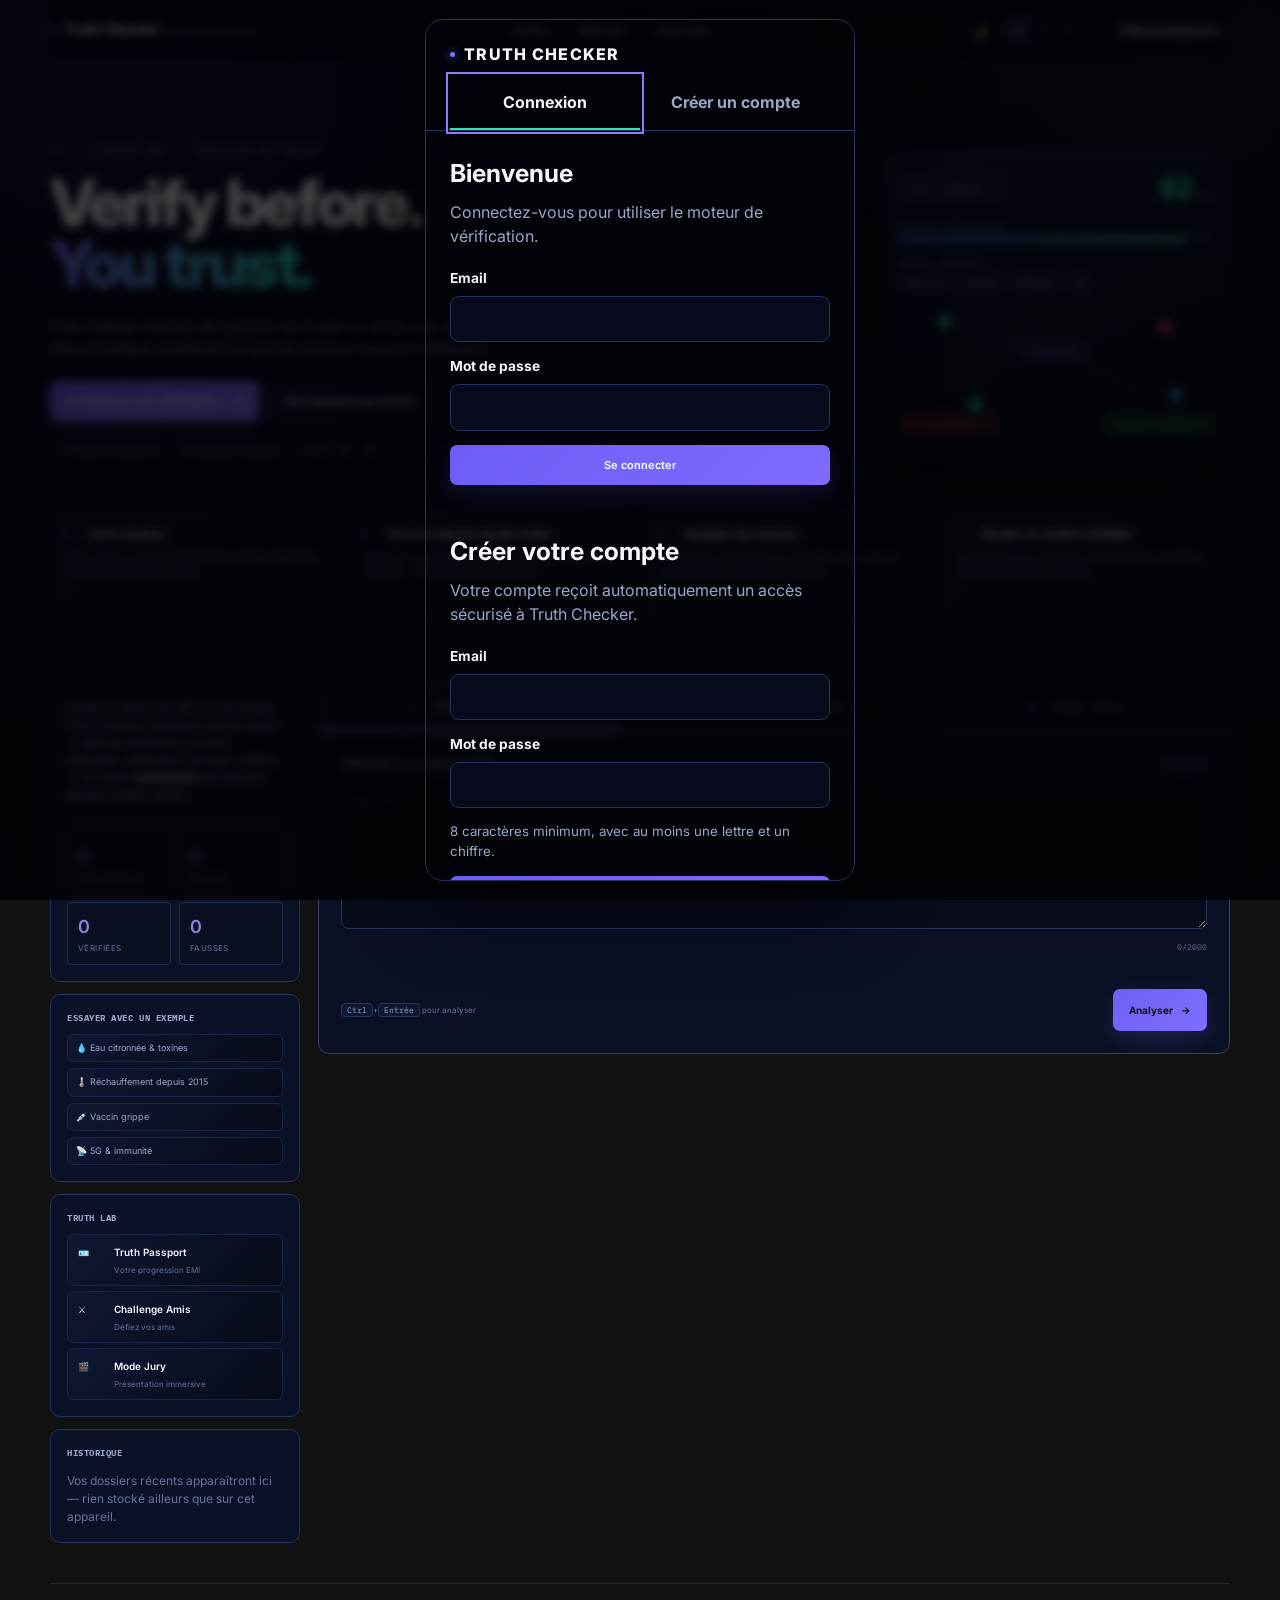
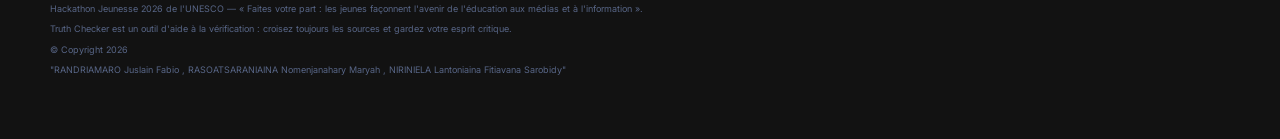
<file: frontend/index.html>
<!DOCTYPE html>
<html lang="fr">
<head>
<meta charset="UTF-8" />
<meta name="viewport" content="width=device-width, initial-scale=1.0" />
<title>Truth Checker — Vérifiez l'information</title>
<meta name="theme-color" content="#070b1c" />
<meta name="description" content="Truth Checker analyse un texte, un article ou une image en temps réel, cherche dans le monde entier des sources fiables, et vous donne un score de fiabilité vérifiable." />
<link rel="icon" href="data:,">
<link rel="preconnect" href="https://fonts.googleapis.com">
<link rel="preconnect" href="https://fonts.gstatic.com" crossorigin>
<link href="https://fonts.googleapis.com/css2?family=Fraunces:opsz,wght@9..144,400;9..144,500;9..144,600;9..144,700&family=Inter:wght@400;500;600;700&family=IBM+Plex+Mono:wght@400;500;600&display=swap" rel="stylesheet">
<link rel="stylesheet" href="styles.css">
</head>
<body>

<div class="app" id="app">

  <header class="topbar">
    <div class="topbar__rule"></div>
    <div class="topbar__row">
      <div class="topbar__brand"><span class="live-dot" aria-hidden="true"></span><span class="topbar__wordmark">Truth&nbsp;Checker</span></div>
      <nav class="topnav" aria-label="Navigation principale"><a href="#verify-console">Vérifier</a><a href="#method">Méthode </a><a href="#dossier">Historique</a></nav>
      <div class="topbar__right">
        <div class="theme-switch" role="group" aria-label="Mode d'affichage"><button type="button" class="theme-btn" id="theme-toggle" title="Basculer le thème" aria-label="Mode sombre/clair">🌙</button></div>
        <div class="lang-switch" role="group" aria-label="Langue de la réponse"><button type="button" class="lang-btn is-active" data-lang="fr">FR</button><button type="button" class="lang-btn" data-lang="en">EN</button><button type="button" class="lang-btn" data-lang="mg">MG</button></div>
        <div class="topbar__date" id="today-date"></div>
        <div class="account-box" id="account-box"><span class="account-email" id="account-email"></span><button type="button" class="account-btn" id="logout-btn">Déconnexion</button></div>
      </div>
    </div>
  </header>

  <section class="hero" id="top">
    <div class="hero__copy">
      <div class="eyebrow-line"><span>IA</span><i></i><span>PREUVES WEB</span><i></i><span>ÉDUCATION AUX MÉDIAS</span></div>
      <h1>Verify before.<br><span>You trust.</span></h1>
      <p>Truth Checker cherche des preuves sur le web en temps réel, compare les sources entre elles et explique exactement ce que les preuves indiquent réellement.</p>
      <div class="hero__actions"><a class="hero-btn hero-btn--primary" href="#verify-console">Commencer une vérification <b>→</b></a><a class="hero-btn hero-btn--ghost" href="#method">Voir comment ça marche</a></div>
      <div class="hero__chips"><span>✦ Graphe de preuves</span><span>◈ Contexte vérifié</span><span>◎ FR · EN · MG</span></div>
    </div>
    <div class="hero__visual" aria-label="Aperçu du moteur de preuves">
      <div class="proof-card"><div class="proof-card__top"><span class="proof-badge">Source primaire ✓</span><strong>92<small>/100</small></strong></div><div class="proof-label">Confiance des preuves</div><div class="proof-meter"><span style="width:92%"></span></div><div class="proof-label proof-label--space">Preuves trouvées</div><div class="proof-tags"><span>Officiel</span><span>Science</span><span>Reuters</span><span>+8</span></div><div class="mini-graph"><div class="mini-node mini-node--claim">AFFIRMATION</div><i class="edge edge--1"></i><i class="edge edge--2"></i><i class="edge edge--3"></i><i class="edge edge--4"></i><b class="node-dot node-dot--green n1"></b><b class="node-dot node-dot--red n2"></b><b class="node-dot node-dot--blue n3"></b><b class="node-dot node-dot--green n4"></b></div><div class="proof-card__foot"><span class="danger-pill">Contradictions 0</span><span class="success-pill">Contexte vérifié ✓</span></div></div>
    </div>
  </section>

  <section class="feature-strip" id="method">
    <article><span class="feature-icon feature-icon--blue">•</span><h3>Lis le contenu</h3><p>Texte, article ou image : Truth Checker identifie l'affirmation vérifiable qui se cache derrière.</p></article>
    <article><span class="feature-icon feature-icon--purple">✦</span><h3>Cherche dans le monde entier</h3><p>Recherche web en direct — agences de presse, sources officielles, scientifiques et fact-checkers.</p></article>
    <article><span class="feature-icon feature-icon--green">✓</span><h3>Compare les sources</h3><p>Les sources sont confrontées entre elles pour distinguer confirmation, contradiction et contexte.</p></article>
    <article><span class="feature-icon feature-icon--red">!</span><h3>Rendre un verdict vérifiable</h3><p>Score de fiabilité, explication claire et preuves cliquables : le raisonnement reste à l'appui.</p></article>
  </section>

  <div class="layout">
    <aside class="sidebar">
      <section class="card intro-card"><p class="intro-card__lede">Collez un texte, une URL ou une image. Truth&nbsp;Checker interroge le web en direct — agences de presse, sources officielles, vérificateurs de faits, science — et montre <em>exactement</em> les preuves derrière chaque verdict.</p><div class="intro-card__stats-grid"><div class="stat-item"><dt id="stat-checks">0</dt><dd>vérifications</dd></div><div class="stat-item"><dt id="stat-sources">0</dt><dd>sources</dd></div><div class="stat-item"><dt id="stat-verified">0</dt><dd>vérifiées</dd></div><div class="stat-item"><dt id="stat-false">0</dt><dd>fausses</dd></div></div></section>
      <section class="card"><h2 class="card__title">Essayer avec un exemple</h2><div class="chips" id="example-chips"><button type="button" class="chip" data-example="text|Boire de l'eau citronnée le matin élimine les toxines du corps.">💧 Eau citronnée &amp; toxines</button><button type="button" class="chip" data-example="text|La Terre se réchauffe plus vite depuis 2015 que durant toute autre période de l'histoire connue.">🌡️ Réchauffement depuis 2015</button><button type="button" class="chip" data-example="text|Le vaccin contre la grippe peut donner la grippe.">💉 Vaccin grippe</button><button type="button" class="chip" data-example="text|5G et santé : les antennes 5G affaiblissent le système immunitaire.">📡 5G &amp; immunité</button></div></section>
      <section class="card tools-card"><h2 class="card__title">Truth Lab</h2><div class="tool-grid"><button type="button" class="tool-btn" id="btn-passport">🪪 <span>Truth Passport</span><small>Votre progression EMI</small></button><button type="button" class="tool-btn" id="btn-challenge">⚔️ <span>Challenge Amis</span><small>Défiez vos amis</small></button><button type="button" class="tool-btn" id="btn-demo">🎬 <span>Mode Jury</span><small>Présentation immersive</small></button></div></section>
      <section class="card history-card"><div class="card__title-row"><h2 class="card__title">Historique</h2><button type="button" class="link-btn" id="clear-history" hidden>Effacer</button></div><ul class="history-list" id="history-list"><li class="history-empty">Vos dossiers récents apparaîtront ici — rien stocké ailleurs que sur cet appareil.</li></ul></section>
    </aside>

    <main class="main">
      <section class="console" id="verify-console" aria-label="Soumettre un contenu à vérifier">
        <div class="tabs" role="tablist" aria-label="Type de contenu"><button class="tab is-active" role="tab" aria-selected="true" data-type="text"><span class="tab__index">01</span> Texte (Soratra)</button><button class="tab" role="tab" aria-selected="false" data-type="url"><span class="tab__index">02</span> URL / Article (Rohy)</button><button class="tab" role="tab" aria-selected="false" data-type="image"><span class="tab__index">03</span> Image (Sary)</button></div>
        <form id="analyze-form" class="console__body">
          <div class="panel is-active" data-panel="text"><div class="field-label-row"><label class="field-label" for="input-text">Affirmation ou extrait à vérifier</label><button type="button" class="link-btn" id="paste-text">Coller</button></div><textarea id="input-text" rows="5" maxlength="2000" placeholder="Ex : « S. »"></textarea><div class="field-hint"><span id="text-count">0</span>/2000</div></div>
          <div class="panel" data-panel="url"><div class="field-label-row"><label class="field-label" for="input-url">Lien de l'article ou de la publication</label><button type="button" class="link-btn" id="paste-url">Coller</button></div><input id="input-url" type="url" inputmode="url" placeholder="https://exemple.com/article-a-verifier" /><div class="field-hint">Truth Checker lit l'article puis vérifie ses affirmations principales.</div></div>
          <div class="panel" data-panel="image"><label class="field-label" for="input-image">Capture d'écran, publication ou affiche</label><div class="dropzone" id="dropzone" tabindex="0" role="button" aria-label="Choisir une image"><div class="dropzone__empty" id="dropzone-empty"><span class="dropzone__icon" aria-hidden="true">＋</span><span>Déposez une image ou cliquez pour en choisir une</span><span class="field-hint">JPG, PNG, WEBP — 8 Mo max</span></div><img id="dropzone-preview" alt="Aperçu de l'image importée" hidden /><button type="button" class="dropzone__remove" id="dropzone-remove" hidden aria-label="Retirer l'image">✕</button></div><input id="input-image" type="file" accept="image/png,image/jpeg,image/webp" hidden /><label class="field-label field-label--secondary" for="input-image-caption">Contexte (optionnel)</label><input id="input-image-caption" type="text" maxlength="300" placeholder="D'où vient cette image ? Que prétend-elle montrer ? Inona ny azo Ambara ?" /></div>
          <div class="console__footer"><span class="kbd-hint"><kbd>Ctrl</kbd>+<kbd>Entrée</kbd> pour analyser</span><button type="submit" class="btn-analyze" id="submit-btn"><span>Analyser</span><span class="btn-analyze__arrow" aria-hidden="true">→</span></button></div><p class="error-msg" id="error-msg" role="alert" hidden></p>
        </form>
      </section>

      <section class="trace" id="trace" hidden aria-live="polite"><div class="trace__bar-wrap"><div class="trace__bar" id="trace-bar"></div></div><ol class="trace__steps" id="trace-steps"><li data-step="read"><span class="trace__dot"></span><span class="trace__text">Lecture du contenu</span></li><li data-step="search"><span class="trace__dot"></span><span class="trace__text">Recherche de sources dans le monde entier</span></li><li data-step="compare"><span class="trace__dot"></span><span class="trace__text">Comparaison des sources entre elles</span></li><li data-step="score"><span class="trace__dot"></span><span class="trace__text">Rédaction du verdict</span></li></ol><div class="investigation-board" id="investigation-board" aria-label="Enquête en direct"><div class="investigation-board__header"><div><span class="section-kicker">LIVE INVESTIGATION</span><strong id="investigation-status">Connexion au moteur de preuves…</strong></div><span class="investigation-live"><i></i> LIVE</span></div><div class="investigation-board__body"><div class="investigation-core" id="investigation-core"><span class="investigation-core__ring"></span><span class="investigation-core__icon">⌁</span><strong id="investigation-core-label">CLAIM</strong><small id="investigation-core-detail">En attente de l'analyse</small></div><div class="investigation-nodes" id="investigation-nodes"><div class="investigation-node" data-node="read"><i></i><span>Lecture</span><small>—</small></div><div class="investigation-node" data-node="search"><i></i><span>Recherche</span><small>0 requête</small></div><div class="investigation-node" data-node="compare"><i></i><span>Confrontation</span><small>0 source</small></div><div class="investigation-node" data-node="score"><i></i><span>Verdict</span><small>En attente</small></div></div></div><div class="investigation-feed" id="investigation-feed" aria-live="polite"></div></div><ul class="trace__queries" id="trace-queries" aria-label="Recherches effectuées en direct"></ul></section>

      <section class="dossier" id="dossier" hidden aria-live="polite">
        <div class="dossier__head"><div class="dossier__ref" id="dossier-ref">DOSSIER #000000</div><div class="dossier__actions"><button type="button" class="icon-btn" id="btn-share" title="Partager" aria-label="Partager">📤 Partager</button><button type="button" class="icon-btn" id="btn-export-json" title="Exporter JSON">📋 JSON</button><button type="button" class="icon-btn" id="btn-export-pdf" title="Exporter PDF">📄 PDF</button><button type="button" class="icon-btn" id="btn-copy" title="Copier le dossier">⧉ Copier</button></div><div class="stamp" id="stamp">VÉRIFIÉ</div></div>
        <div class="dossier__top"><div class="gauge-wrap"><svg class="gauge" viewBox="0 0 200 120" aria-hidden="true"><path class="gauge__track" d="M 20 110 A 80 80 0 0 1 180 110" /><path class="gauge__value" id="gauge-value" d="M 20 110 A 80 80 0 0 1 180 110" /></svg><div class="gauge__score" id="gauge-score">—</div><div class="gauge__label">score de fiabilité</div></div><div class="claim-block"><div class="claim-block__eyebrow">Affirmation analysée</div><blockquote class="claim-block__text" id="headline-claim">—</blockquote><p class="claim-block__summary" id="summary-text"></p></div></div>
        <div class="result-meta" id="result-meta" aria-label="Résumé des preuves"></div>
        <section class="evidence-signal" id="evidence-signal" aria-label="Signal de vérification"><div class="evidence-signal__head"><div><span class="section-kicker">LIVE EVIDENCE SIGNAL</span><strong id="evidence-signal-title">Verdict construit à partir des preuves</strong></div><span class="signal-status" id="evidence-signal-status">ANALYSE TERMINÉE</span></div><div class="signal-track"><span id="signal-fill"></span><i id="signal-marker"></i></div><div class="signal-scale"><span>0 · faible</span><span>50 · mixte</span><span>100 · fort</span></div></section>
        <section class="audit-timeline" aria-label="Traçabilité de la vérification"><div class="section-heading-row"><h2 class="section-title">Comment le verdict a été construit</h2><span class="section-kicker">AUDIT TRAIL</span></div><div class="audit-timeline__grid" id="audit-timeline"></div></section>
        <div class="breakdown"><div class="breakdown__row"><span class="breakdown__label">Fiabilité des sources</span><div class="breakdown__track"><div class="breakdown__fill" id="bd-source"></div></div><span class="breakdown__value" id="bd-source-val">—</span></div><div class="breakdown__row"><span class="breakdown__label">Corroboration</span><div class="breakdown__track"><div class="breakdown__fill" id="bd-corr"></div></div><span class="breakdown__value" id="bd-corr-val">—</span></div><div class="breakdown__row"><span class="breakdown__label">Consensus entre sources</span><div class="breakdown__track"><div class="breakdown__fill" id="bd-cons"></div></div><span class="breakdown__value" id="bd-cons-val">—</span></div></div>
        <section class="claims-panel"><div class="section-heading-row"><h2 class="section-title">Affirmations vérifiées</h2><span class="section-kicker">CLAIM BY CLAIM</span></div><div class="claims-list" id="claims-list"></div></section>
        <section class="evidence-graph-panel"><div class="section-heading-row"><h2 class="section-title">Carte des preuves</h2><span class="section-kicker">EVIDENCE MAP</span></div><div class="evidence-graph" id="evidence-graph"></div></section>
        <div class="explanation"><h2 class="section-title">Explication</h2><p id="explanation-text"></p></div>
        <div class="correction" id="correction-block" hidden><h2 class="section-title">Ce que disent réellement les faits</h2><p id="correction-text"></p></div>
        <div class="evidence"><div class="evidence__head"><h2 class="section-title">Preuves &amp; sources</h2><div class="evidence__filters" id="evidence-filters" role="group" aria-label="Filtrer les sources"><button type="button" class="filter-btn is-active" data-filter="all">Toutes</button><button type="button" class="filter-btn" data-filter="confirme">Confirment</button><button type="button" class="filter-btn" data-filter="contredit">Contredisent</button><button type="button" class="filter-btn" data-filter="contexte">Contexte</button></div></div><ol class="evidence__list" id="evidence-list"></ol></div>
        <div class="dossier__footer" id="dossier-footer"></div><div class="result-actions"><button type="button" class="btn-secondary" id="btn-result-challenge">⚔️ Créer un challenge</button><button type="button" class="btn-secondary" id="btn-result-passport">🪪 Voir mon Passport</button><button type="button" class="btn-again" id="btn-again">↺ Vérifier autre chose</button></div>
      </section>
    </main>
  </div>

  <footer class="site-footer"><p>Hackathon Jeunesse 2026 de l'UNESCO — « Faites votre part : les jeunes façonnent l'avenir de l'éducation aux médias et à l'information ».</p><p class="site-footer__note">Truth Checker est un outil d'aide à la vérification : croisez toujours les sources et gardez votre esprit critique.</p></p> © Copyright 2026 </p></p>"RANDRIAMARO Juslain Fabio , RASOATSARANIAINA Nomenjanahary Maryah , NIRINIELA Lantoniaina Fitiavana Sarobidy" </p></footer>
</div>

<div class="toast" id="toast" role="status" aria-live="polite"></div>
<dialog class="modal" id="passport-modal"><div class="modal__head"><div><span class="eyebrow">TRUTH LAB</span><h2>Truth Passport</h2></div><button class="modal__close" data-close="passport-modal">✕</button></div><div id="passport-content"></div></dialog>
<dialog class="modal" id="challenge-modal"><div class="modal__head"><div><span class="eyebrow">TRUTH LAB</span><h2>Challenge Amis</h2></div><button class="modal__close" data-close="challenge-modal">✕</button></div><div id="challenge-content"></div></dialog>
<dialog class="auth-modal" id="auth-modal"><div class="auth-modal__brand"><span class="live-dot"></span><span>TRUTH CHECKER</span></div><div class="auth-tabs"><button class="auth-tab is-active" id="login-tab" type="button">Connexion</button><button class="auth-tab" id="register-tab" type="button">Créer un compte</button></div><form id="login-form" class="auth-form"><h2>Bienvenue</h2><p>Connectez-vous pour utiliser le moteur de vérification.</p><label>Email<input id="login-email" type="email" autocomplete="email" required></label><label>Mot de passe<input id="login-password" type="password" autocomplete="current-password" required></label><button class="hero-btn hero-btn--primary auth-submit" type="submit">Se connecter</button></form><form id="register-form" class="auth-form" hidden><h2>Créer votre compte</h2><p>Votre compte reçoit automatiquement un accès sécurisé à Truth Checker.</p><label>Email<input id="register-email" type="email" autocomplete="email" required></label><label>Mot de passe<input id="register-password" type="password" autocomplete="new-password" minlength="8" required></label><small>8 caractères minimum, avec au moins une lettre et un chiffre.</small><button class="hero-btn hero-btn--primary auth-submit" type="submit">Créer mon compte</button></form><div class="auth-error" id="auth-error" hidden></div><div class="auth-note">La clé Gemini reste sur le serveur et n'est jamais envoyée au navigateur.</div></dialog>

<script src="app.js?v=20260816-3"></script>
</body>
</html>
</file>
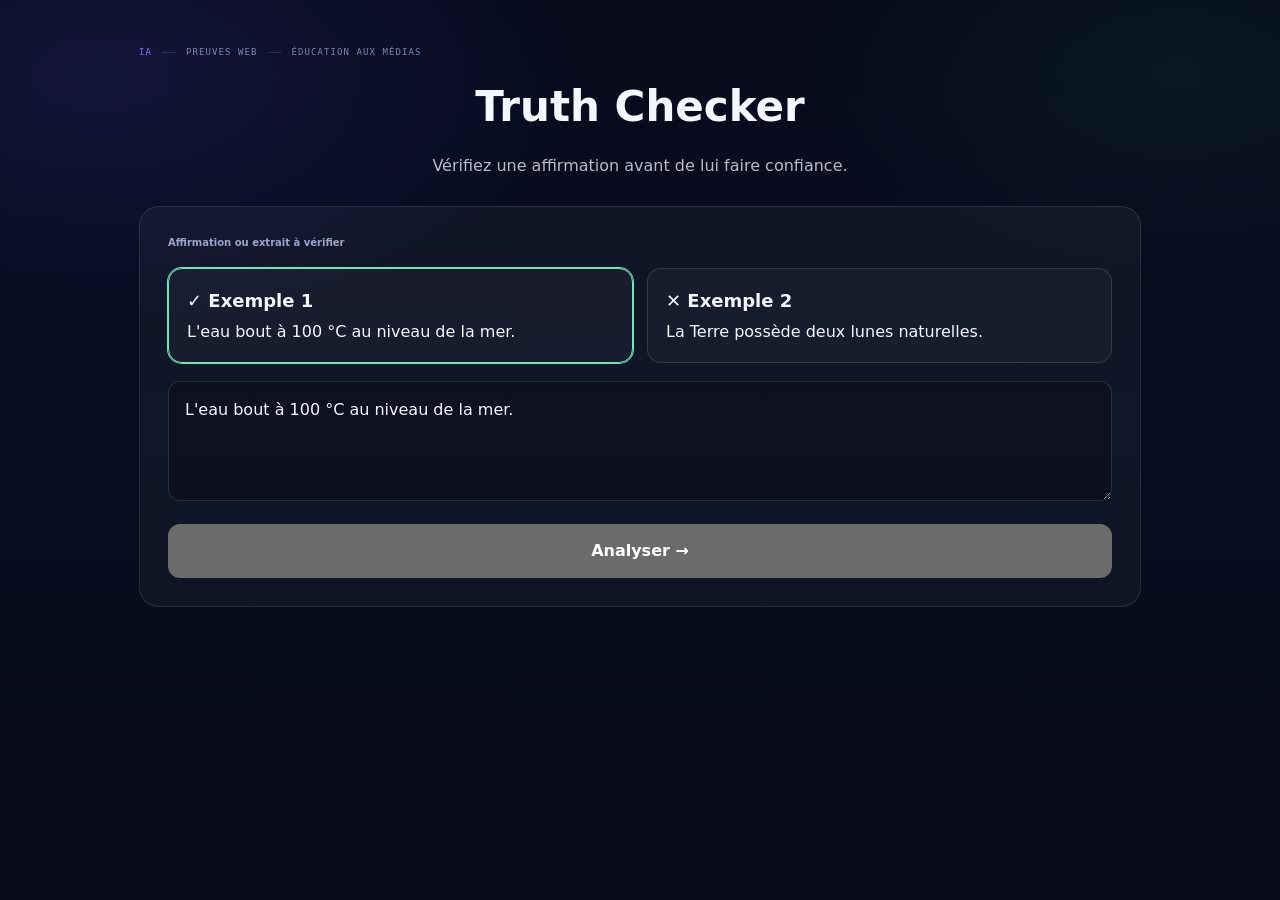
<file: frontend/presentation.html>
<!doctype html>
<html lang="fr">
<head>
<meta charset="utf-8"><meta name="viewport" content="width=device-width,initial-scale=1">
<title>Truth Checker</title>
<link rel="stylesheet" href="styles.css">
<style>
.demo-wrap{max-width:1050px;margin:0 auto;padding:48px 24px}.demo-head{text-align:center;margin-bottom:28px}.demo-head h1{font-size:42px;margin:0 0 8px}.demo-head p{opacity:.75}.demo-card{background:rgba(255,255,255,.04);border:1px solid rgba(255,255,255,.1);border-radius:20px;padding:28px}.demo-choices{display:grid;grid-template-columns:1fr 1fr;gap:14px;margin:18px 0}.demo-choice{border:1px solid rgba(255,255,255,.12);background:rgba(255,255,255,.03);border-radius:14px;padding:18px;text-align:left;cursor:pointer;color:inherit}.demo-choice.active{border-color:#6ee7b7;box-shadow:0 0 0 1px #6ee7b7}.demo-choice strong{display:block;font-size:18px;margin-bottom:6px}.demo-input{width:100%;box-sizing:border-box;min-height:120px;border-radius:12px;padding:16px;background:rgba(0,0,0,.2);color:inherit;border:1px solid rgba(255,255,255,.12);font:inherit}.demo-analyze{margin-top:16px;width:100%;padding:15px;border:0;border-radius:12px;font-weight:700;font-size:16px;cursor:pointer}.demo-trace{display:none;margin-top:24px}.demo-trace.show{display:block}.demo-step{padding:12px 0;border-bottom:1px solid rgba(255,255,255,.08);opacity:.45}.demo-step.on{opacity:1}.demo-result{display:none;margin-top:26px}.demo-result.show{display:block}.demo-verdict{font-size:42px;font-weight:800}.demo-score{font-size:72px;font-weight:800}.demo-sources{display:grid;grid-template-columns:repeat(3,1fr);gap:12px;margin-top:18px}.demo-source{padding:14px;border:1px solid rgba(255,255,255,.1);border-radius:12px}.demo-source a{color:inherit}.demo-pill{display:inline-block;padding:5px 9px;border-radius:999px;margin-bottom:8px;background:rgba(110,231,183,.15)}
@media(max-width:700px){.demo-choices,.demo-sources{grid-template-columns:1fr}.demo-head h1{font-size:32px}}
</style>
</head>
<body>
<div class="demo-wrap">
  <header class="demo-head"><div class="eyebrow-line"><span>IA</span><i></i><span>PREUVES WEB</span><i></i><span>ÉDUCATION AUX MÉDIAS</span></div><h1>Truth Checker</h1><p>Vérifiez une affirmation avant de lui faire confiance.</p></header>
  <main class="demo-card">
    <label class="field-label">Affirmation ou extrait à vérifier</label>
    <div class="demo-choices">
      <button class="demo-choice active" data-mode="true"><strong>✓ Exemple 1</strong><span>L'eau bout à 100 °C au niveau de la mer.</span></button>
      <button class="demo-choice" data-mode="false"><strong>✕ Exemple 2</strong><span>La Terre possède deux lunes naturelles.</span></button>
    </div>
    <textarea id="demo-input" class="demo-input"></textarea>
    <button id="demo-analyze" class="demo-analyze">Analyser <span>→</span></button>
    <section id="demo-trace" class="demo-trace">
      <div class="demo-step" id="s1">✓ Lecture du contenu</div><div class="demo-step" id="s2">✓ Identification de l'affirmation</div><div class="demo-step" id="s3">✓ Recherche de sources</div><div class="demo-step" id="s4">✓ Comparaison des preuves</div><div class="demo-step" id="s5">✓ Calcul du score</div>
    </section>
    <section id="demo-result" class="demo-result">
      <span class="demo-pill">✓ Analyse terminée</span><div id="verdict" class="demo-verdict"></div><div><span id="score" class="demo-score"></span><span>/100</span></div><p id="summary"></p><h3>Preuves &amp; sources</h3><div id="sources" class="demo-sources"></div>
    </section>
  </main>
</div>
<script>
(() => {
 const input=document.querySelector('#demo-input'), choices=[...document.querySelectorAll('.demo-choice')], analyze=document.querySelector('#demo-analyze');
 let mode='true';
 const data={true:{text:'L\'eau bout à 100 °C au niveau de la mer.',verdict:'VRAI',score:96,summary:"L'affirmation est conforme aux références scientifiques dans les conditions normales de pression atmosphérique.",sources:[['NIST','https://www.nist.gov/'],['Encyclopaedia Britannica','https://www.britannica.com/science/water'],['USGS','https://www.usgs.gov/special-topics/water-science-school']]},false:{text:'La Terre possède deux lunes naturelles.',verdict:'FAUX',score:98,summary:'L’affirmation est contredite par les références astronomiques : la Terre possède un seul satellite naturel permanent, la Lune.',sources:[['NASA — Moon','https://science.nasa.gov/moon/'],['Encyclopaedia Britannica — Moon','https://www.britannica.com/place/Moon'],['ESA — Moon','https://www.esa.int/Science_Exploration/Human_and_Robotic_Exploration/Exploration/Moon']]}};
 function select(m){mode=m;choices.forEach(c=>c.classList.toggle('active',c.dataset.mode===m));input.value=data[m].text;}
 choices.forEach(c=>c.onclick=()=>select(c.dataset.mode)); select('true');
 analyze.onclick=async()=>{const d=data[mode];input.value=d.text;analyze.disabled=true;document.querySelector('#demo-result').classList.remove('show');document.querySelector('#demo-trace').classList.add('show');for(let i=1;i<=5;i++){await new Promise(r=>setTimeout(r,650));document.querySelector('#s'+i).classList.add('on')}await new Promise(r=>setTimeout(r,500));document.querySelector('#verdict').textContent=d.verdict;document.querySelector('#score').textContent=d.score;document.querySelector('#summary').textContent=d.summary;document.querySelector('#sources').innerHTML=d.sources.map(s=>`<div class="demo-source"><strong>${s[0]}</strong><br><a href="${s[1]}" target="_blank" rel="noopener">Source officielle ↗</a></div>`).join('');document.querySelector('#demo-result').classList.add('show');analyze.disabled=false;document.querySelector('#demo-result').scrollIntoView({behavior:'smooth',block:'start'});};
})();
</script>
</body></html>
</file>
<file: frontend/styles.css>
/* ============================================================
   Truth Checker — design tokens
   ============================================================ */
:root {
  --bg: #0e1116;
  --surface: #171b22;
  --surface-raised: #1f2530;
  --surface-sunken: #0b0e13;
  --line: #2a3140;
  --line-soft: #232a36;
  --text: #edeff4;
  --text-muted: #8c93a3;
  --text-faint: #5c6577;

  --kraft: #c9a567;
  --kraft-dim: #8f7a52;
  --kraft-glow: rgba(201, 165, 103, 0.16);

  --verified: #3fb88a;
  --verified-dim: #244339;
  --verified-glow: rgba(63, 184, 138, 0.15);
  --false: #e15252;
  --false-dim: #442a2a;
  --false-glow: rgba(225, 82, 82, 0.15);
  --mixed: #e0a93e;
  --mixed-dim: #40341f;
  --mixed-glow: rgba(224, 169, 62, 0.15);
  --unknown: #8891a3;
  --unknown-dim: #2b303b;
  --unknown-glow: rgba(136, 145, 163, 0.12);

  --verdict-glow: transparent;

  --font-display: "Fraunces", Georgia, serif;
  --font-body: "Inter", system-ui, -apple-system, sans-serif;
  --font-mono: "IBM Plex Mono", ui-monospace, monospace;

  --radius: 10px;
  --radius-sm: 6px;
  --radius-lg: 14px;

  --shadow-sm: 0 2px 8px rgba(0, 0, 0, 0.15);
  --shadow-md: 0 8px 24px rgba(0, 0, 0, 0.25);
  --shadow-lg: 0 16px 48px rgba(0, 0, 0, 0.35);
}

/* Light mode */
html.light-mode {
  --bg: #f8f9fa;
  --surface: #ffffff;
  --surface-raised: #f0f2f5;
  --surface-sunken: #e9ecef;
  --line: #d0d7de;
  --line-soft: #e0e6ed;
  --text: #1a202c;
  --text-muted: #57606a;
  --text-faint: #767d87;

  --kraft: #b8860b;
  --kraft-dim: #8b6914;
  --kraft-glow: rgba(184, 134, 11, 0.1);

  --shadow-sm: 0 2px 8px rgba(0, 0, 0, 0.08);
  --shadow-md: 0 8px 24px rgba(0, 0, 0, 0.12);
  --shadow-lg: 0 16px 48px rgba(0, 0, 0, 0.16);
}

@media (prefers-reduced-motion: reduce) {
  *, *::before, *::after { animation-duration: 0.001ms !important; transition-duration: 0.001ms !important; }
}

* { box-sizing: border-box; }
html { color-scheme: dark; }
html.light-mode { color-scheme: light; }

body {
  margin: 0;
  background:
    radial-gradient(1100px 560px at 12% -8%, var(--verdict-glow, rgba(201,165,103,0.07)), transparent 58%),
    radial-gradient(900px 500px at 100% 0%, rgba(63,184,138,0.045), transparent 55%),
    var(--bg);
  background-attachment: fixed;
  color: var(--text);
  font-family: var(--font-body);
  line-height: 1.5;
  -webkit-font-smoothing: antialiased;
  transition: background 0.4s ease, color 0.3s ease;
}

html.light-mode body {
  background:
    radial-gradient(1100px 560px at 12% -8%, rgba(184, 134, 11, 0.05), transparent 58%),
    radial-gradient(900px 500px at 100% 0%, rgba(63,184,138,0.03), transparent 55%),
    var(--bg);
}

a { color: var(--kraft); transition: color 0.2s ease; }
a:hover { color: var(--kraft-dim); }
:focus-visible { outline: 2px solid var(--kraft); outline-offset: 2px; }

button { font-family: inherit; }

.app { max-width: 1160px; margin: 0 auto; padding: 24px 20px 60px; }

/* ============================================================
   Top bar
   ============================================================ */
.topbar__rule {
  height: 3px;
  background: linear-gradient(90deg, var(--kraft), transparent 85%);
  border-radius: 2px;
  margin-bottom: 16px;
  transition: background 0.3s ease;
}

.topbar__row {
  display: flex;
  align-items: center;
  justify-content: space-between;
  margin-bottom: 26px;
  gap: 16px;
  flex-wrap: wrap;
}

.topbar__brand { display: flex; align-items: center; gap: 10px; }
.topbar__wordmark {
  font-family: var(--font-display);
  font-weight: 600;
  font-size: 1.5rem;
  letter-spacing: -0.01em;
  background: linear-gradient(135deg, var(--kraft), #b8860b);
  -webkit-background-clip: text;
  -webkit-text-fill-color: transparent;
  background-clip: text;
}

.live-dot {
  width: 7px; height: 7px; border-radius: 50%;
  background: var(--false);
  animation: pulse 2s infinite;
  flex: none;
}
@keyframes pulse {
  0% { box-shadow: 0 0 0 0 rgba(225,82,82,0.5); }
  70% { box-shadow: 0 0 0 6px rgba(225,82,82,0); }
  100% { box-shadow: 0 0 0 0 rgba(225,82,82,0); }
}

.topbar__right { display: flex; align-items: center; gap: 14px; }
.topbar__date {
  font-family: var(--font-mono); font-size: 11.5px; letter-spacing: 0.04em;
  text-transform: uppercase; color: var(--text-muted);
}

.theme-switch { display: flex; align-items: center; }
.theme-btn {
  background: transparent; border: 1px solid var(--line); border-radius: 50%;
  width: 32px; height: 32px; cursor: pointer; display: flex; align-items: center;
  justify-content: center; font-size: 16px; transition: border-color 0.2s ease, transform 0.2s ease;
}
.theme-btn:hover { border-color: var(--kraft-dim); transform: rotate(20deg); }

.lang-switch { display: flex; border: 1px solid var(--line); border-radius: var(--radius-sm); overflow: hidden; }
.lang-btn {
  background: transparent; border: none; color: var(--text-faint);
  font-family: var(--font-mono); font-size: 12px; padding: 6px 11px; cursor: pointer;
  transition: all 0.2s ease;
}
.lang-btn.is-active { background: var(--surface-raised); color: var(--text); }

/* ============================================================
   Layout
   ============================================================ */
.layout {
  display: grid;
  grid-template-columns: 260px 1fr;
  gap: 22px;
  align-items: start;
}

/* ============================================================
   Sidebar cards
   ============================================================ */
.sidebar { display: flex; flex-direction: column; gap: 16px; position: sticky; top: 20px; }

.card {
  background: var(--surface);
  border: 1px solid var(--line);
  border-radius: var(--radius);
  padding: 18px;
  box-shadow: var(--shadow-sm);
  transition: all 0.3s ease;
}

.card:hover {
  border-color: var(--kraft-dim);
  box-shadow: var(--shadow-md);
}

.card__title {
  font-family: var(--font-mono); font-size: 11px; text-transform: uppercase;
  letter-spacing: 0.06em; color: var(--text-muted); margin: 0 0 12px;
}
.card__title-row { display: flex; align-items: center; justify-content: space-between; margin-bottom: 2px; }
.card__title-row .card__title { margin-bottom: 10px; }

.intro-card__lede { margin: 0 0 16px; font-size: 13.5px; color: var(--text-muted); }
.intro-card__lede em { color: var(--text); font-style: normal; font-weight: 600; }

.intro-card__stats-grid {
  display: grid; grid-template-columns: repeat(2, 1fr); gap: 12px;
  margin: 0; padding-top: 14px; border-top: 1px solid var(--line-soft);
}

.stat-item {
  background: linear-gradient(135deg, var(--surface-raised), var(--surface-sunken));
  padding: 12px;
  border-radius: var(--radius-sm);
  border: 1px solid var(--line-soft);
  transition: all 0.3s ease;
}

.stat-item:hover {
  border-color: var(--kraft-dim);
  box-shadow: 0 0 16px var(--kraft-glow);
}

.stat-item dt {
  font-family: var(--font-display); font-size: 1.3rem; font-weight: 600; 
  background: linear-gradient(135deg, var(--kraft), #b8860b);
  -webkit-background-clip: text;
  -webkit-text-fill-color: transparent;
  background-clip: text;
}

.stat-item dd {
  margin: 4px 0 0; font-size: 10px; color: var(--text-faint); line-height: 1.2;
  text-transform: uppercase; letter-spacing: 0.05em;
}

.chips { display: flex; flex-direction: column; gap: 8px; }
.chip {
  text-align: left;
  background: linear-gradient(135deg, var(--surface-raised), var(--surface-sunken));
  border: 1px solid var(--line-soft);
  color: var(--text-muted);
  font-size: 12.5px;
  padding: 9px 11px;
  border-radius: var(--radius-sm);
  cursor: pointer;
  transition: all 0.2s ease;
  position: relative;
  overflow: hidden;
}

.chip::before {
  content: "";
  position: absolute;
  inset: 0;
  background: linear-gradient(135deg, transparent, rgba(201, 165, 103, 0.1));
  opacity: 0;
  transition: opacity 0.2s ease;
}

.chip:hover { 
  border-color: var(--kraft-dim); 
  color: var(--text); 
  transform: translateX(2px);
  box-shadow: 0 4px 12px rgba(201, 165, 103, 0.1);
}

.chip:hover::before { opacity: 1; }

.link-btn {
  background: none; border: none; color: var(--kraft); font-size: 11.5px;
  cursor: pointer; padding: 0; font-family: var(--font-mono);
  transition: all 0.2s ease;
}
.link-btn:hover { text-decoration: underline; color: var(--kraft-dim); }

.history-list { list-style: none; margin: 0; padding: 0; display: flex; flex-direction: column; gap: 6px; }
.history-empty { color: var(--text-faint); font-size: 12px; line-height: 1.5; }
.history-item {
  display: flex; align-items: center; gap: 8px;
  background: linear-gradient(135deg, var(--surface-raised), var(--surface-sunken));
  border: 1px solid var(--line-soft);
  border-radius: var(--radius-sm);
  padding: 8px 10px;
  cursor: pointer;
  transition: all 0.2s ease;
}
.history-item:hover { 
  border-color: var(--kraft-dim); 
  box-shadow: 0 4px 12px var(--kraft-glow);
}
.history-item__dot { width: 7px; height: 7px; border-radius: 50%; flex: none; animation: glow-pulse 2s infinite; }
.history-item__dot[data-verdict="vrai"] { background: var(--verified); box-shadow: 0 0 8px var(--verified-glow); }
.history-item__dot[data-verdict="faux"] { background: var(--false); box-shadow: 0 0 8px var(--false-glow); }
.history-item__dot[data-verdict="partiellement_vrai"] { background: var(--mixed); box-shadow: 0 0 8px var(--mixed-glow); }
.history-item__dot[data-verdict="non_verifiable"] { background: var(--unknown); box-shadow: 0 0 8px var(--unknown-glow); }
.history-item__text {
  font-size: 12px; color: var(--text-muted); overflow: hidden;
  text-overflow: ellipsis; white-space: nowrap; flex: 1;
}
.history-item__score { font-family: var(--font-mono); font-size: 11px; color: var(--text-faint); flex: none; }

@keyframes glow-pulse {
  0%, 100% { box-shadow: 0 0 8px currentColor; }
  50% { box-shadow: 0 0 12px currentColor; }
}

/* ============================================================
   Console (input card)
   ============================================================ */
.main { min-width: 0; }

.console {
  background: var(--surface);
  border: 1px solid var(--line);
  border-radius: var(--radius);
  overflow: hidden;
  box-shadow: var(--shadow-md);
}

.tabs { display: flex; border-bottom: 1px solid var(--line); background: var(--bg); }
.tab {
  flex: 1; padding: 13px 10px; background: transparent; border: none;
  color: var(--text-faint); font-family: var(--font-mono); font-size: 12.5px;
  letter-spacing: 0.03em; cursor: pointer; border-bottom: 2px solid transparent;
  transition: all 0.2s ease;
}
.tab__index { color: var(--kraft-dim); margin-right: 6px; }
.tab:hover { color: var(--text); background: rgba(201, 165, 103, 0.05); }
.tab.is-active { color: var(--text); border-bottom-color: var(--kraft); background: var(--surface); }
.tab.is-active .tab__index { color: var(--kraft); }

.console__body { padding: 22px; }
.panel { display: none; }
.panel.is-active { display: block; animation: fadein .18s ease; }
@keyframes fadein { from { opacity: 0; transform: translateY(2px);} to {opacity:1; transform:none;} }

.field-label-row { display: flex; align-items: baseline; justify-content: space-between; margin-bottom: 8px; }
.field-label-row .field-label { margin-bottom: 0; }

.field-label {
  display: block; font-size: 12.5px; font-weight: 600; color: var(--text-muted); margin-bottom: 8px;
}
.field-label--secondary { margin-top: 16px; font-weight: 500; }

textarea, input[type="url"], input[type="text"] {
  width: 100%; background: var(--surface-sunken); border: 1px solid var(--line);
  border-radius: var(--radius-sm); color: var(--text); font-family: var(--font-body);
  font-size: 15px; padding: 12px 14px; resize: vertical; transition: all 0.2s ease;
}
textarea:focus, input:focus { border-color: var(--kraft); outline: none; box-shadow: 0 0 0 3px var(--kraft-glow); }
textarea::placeholder, input::placeholder { color: var(--text-faint); }

.field-hint {
  margin-top: 6px; font-size: 11.5px; color: var(--text-faint);
  font-family: var(--font-mono); text-align: right;
}
.panel[data-panel="url"] .field-hint,
.panel[data-panel="image"] .field-hint { text-align: left; }

.dropzone {
  position: relative;
  border: 1.5px dashed var(--line); border-radius: var(--radius-sm);
  min-height: 150px; display: flex; align-items: center; justify-content: center;
  cursor: pointer; background: var(--surface-sunken);
  transition: all 0.2s ease; overflow: hidden;
}
.dropzone:hover, .dropzone.is-drag { 
  border-color: var(--kraft-dim); 
  background: var(--kraft-glow);
  box-shadow: 0 0 20px var(--kraft-glow);
}
.dropzone__empty {
  display: flex; flex-direction: column; align-items: center; gap: 6px;
  color: var(--text-muted); font-size: 13.5px; text-align: center; padding: 20px;
}
.dropzone__icon {
  font-size: 22px; color: var(--kraft); width: 38px; height: 38px;
  border: 2px solid var(--line); border-radius: 50%;
  display: flex; align-items: center; justify-content: center; margin-bottom: 4px;
  transition: all 0.2s ease;
}
.dropzone:hover .dropzone__icon { border-color: var(--kraft); }
#dropzone-preview { max-width: 100%; max-height: 260px; display: block; border-radius: var(--radius-sm); }
.dropzone__remove {
  position: absolute; top: 8px; right: 8px;
  background: rgba(14,17,22,0.9); border: 1px solid var(--line); color: var(--text);
  width: 26px; height: 26px; border-radius: 50%; cursor: pointer; font-size: 12px;
  transition: all 0.2s ease;
}
.dropzone__remove:hover { border-color: var(--false); color: var(--false); background: var(--false-dim); }

.console__footer {
  margin-top: 20px; display: flex; align-items: center; justify-content: space-between; gap: 12px;
}
.kbd-hint { font-size: 11.5px; color: var(--text-faint); }
.kbd-hint kbd {
  font-family: var(--font-mono); background: var(--surface-raised); border: 1px solid var(--line);
  border-radius: 4px; padding: 1px 5px; font-size: 10.5px; color: var(--text-muted);
}

.btn-analyze {
  display: inline-flex; align-items: center; gap: 8px;
  background: linear-gradient(135deg, var(--kraft), #b8860b);
  color: #14110a; border: none; border-radius: var(--radius-sm);
  font-family: var(--font-body); font-weight: 700; font-size: 14.5px; padding: 11px 20px;
  cursor: pointer; transition: all 0.2s ease;
  box-shadow: 0 4px 12px rgba(201, 165, 103, 0.2);
}
.btn-analyze:hover { 
  box-shadow: 0 8px 24px rgba(201, 165, 103, 0.3); 
  transform: translateY(-2px);
}
.btn-analyze:active { transform: translateY(0); }
.btn-analyze:disabled { opacity: .55; cursor: progress; transform:none; box-shadow:none; }
.btn-analyze__arrow { transition: transform .15s ease; display: inline-block; }
.btn-analyze:hover .btn-analyze__arrow { transform: translateX(3px); }

.error-msg {
  margin: 14px 0 0; color: var(--false); font-size: 13.5px; background: var(--false-dim);
  border: 1px solid var(--false-glow); padding: 10px 12px; border-radius: var(--radius-sm);
  box-shadow: 0 0 12px var(--false-glow);
}

/* ============================================================
   Live verification trace
   ============================================================ */
.trace {
  margin-top: 22px; background: var(--surface); border: 1px solid var(--line);
  border-radius: var(--radius); padding: 20px 22px;
}
.trace__bar-wrap { height: 3px; background: var(--line-soft); border-radius: 2px; overflow: hidden; margin-bottom: 18px; }
.trace__bar {
  height: 100%; width: 4%; background: linear-gradient(90deg, var(--kraft-dim), var(--kraft));
  border-radius: 2px; transition: width .5s ease;
}

.trace__steps { list-style: none; margin: 0 0 4px; padding: 0; display: flex; flex-direction: column; gap: 14px; }
.trace__steps li { display: flex; align-items: center; gap: 12px; font-size: 14px; color: var(--text-faint); transition: color .2s ease; }
.trace__steps li.is-active { color: var(--text); }
.trace__steps li.is-done { color: var(--text-muted); }
.trace__dot { width: 9px; height: 9px; border-radius: 50%; flex: none; border: 1.5px solid var(--line); transition: background .2s ease, border-color .2s ease; }
.trace__steps li.is-active .trace__dot { border-color: var(--kraft); background: var(--kraft); animation: pulse-kraft 1s infinite; }
.trace__steps li.is-done .trace__dot { border-color: var(--verified); background: var(--verified); }
@keyframes pulse-kraft {
  0%, 100% { box-shadow: 0 0 0 0 rgba(201,165,103,0.45); }
  50% { box-shadow: 0 0 0 5px rgba(201,165,103,0); }
}

.trace__queries { list-style: none; margin: 14px 0 0; padding: 12px 0 0; border-top: 1px solid var(--line-soft); display: flex; flex-direction: column; gap: 6px; }
.trace__queries:empty { display: none; }
.trace__queries li {
  font-family: var(--font-mono); font-size: 11.5px; color: var(--text-faint);
  display: flex; align-items: center; gap: 8px; animation: fadein .25s ease;
}
.trace__queries li::before { content: "🔎"; font-size: 10px; }

/* ============================================================
   Dossier (results)
   ============================================================ */
.dossier {
  margin-top: 22px; background: var(--surface); border: 1px solid var(--line);
  border-radius: var(--radius); padding: 26px 24px 24px; animation: rise .28s ease;
  box-shadow: var(--shadow-lg);
}
@keyframes rise { from { opacity:0; transform: translateY(8px);} to {opacity:1; transform:none;} }

.dossier__head { display: flex; align-items: flex-start; justify-content: space-between; gap: 12px; margin-bottom: 6px; flex-wrap: wrap; }
.dossier__ref { font-family: var(--font-mono); font-size: 11.5px; letter-spacing: 0.05em; color: var(--text-faint); padding-top: 8px; }
.dossier__actions { 
  flex: 1; display: flex; justify-content: flex-end; padding-top: 4px; margin-right: 4px; gap: 6px;
  flex-wrap: wrap-reverse;
}

.icon-btn {
  background: linear-gradient(135deg, var(--surface-raised), var(--surface-sunken));
  border: 1px solid var(--line-soft); color: var(--text-muted);
  font-size: 12px; padding: 7px 12px; border-radius: var(--radius-sm); cursor: pointer;
  transition: all 0.2s ease;
  box-shadow: 0 2px 6px rgba(0, 0, 0, 0.1);
}
.icon-btn:hover { 
  border-color: var(--kraft-dim); 
  color: var(--text); 
  box-shadow: 0 4px 12px var(--kraft-glow);
  transform: translateY(-1px);
}
.icon-btn:active { transform: translateY(0); }

.stamp {
  font-family: var(--font-mono); font-weight: 700; font-size: 15px; letter-spacing: 0.09em;
  padding: 8px 16px; border: 2.5px solid var(--verified); color: var(--verified); border-radius: 4px;
  transform: rotate(-4deg); animation: stamp-in .35s cubic-bezier(.2,1.4,.4,1);
  text-transform: uppercase; background: var(--verified-dim); flex: none;
  box-shadow: 0 4px 12px rgba(63, 184, 138, 0.2);
}
.stamp[data-verdict="faux"] { 
  border-color: var(--false); 
  color: var(--false); 
  background: var(--false-dim);
  box-shadow: 0 4px 12px rgba(225, 82, 82, 0.2);
}
.stamp[data-verdict="partiellement_vrai"] { 
  border-color: var(--mixed); 
  color: var(--mixed); 
  background: var(--mixed-dim);
  box-shadow: 0 4px 12px rgba(224, 169, 62, 0.2);
}
.stamp[data-verdict="non_verifiable"] { 
  border-color: var(--unknown); 
  color: var(--unknown); 
  background: var(--unknown-dim);
  box-shadow: 0 4px 12px rgba(136, 145, 163, 0.15);
}
@keyframes stamp-in {
  0% { opacity: 0; transform: rotate(-4deg) scale(1.6); }
  60% { opacity: 1; }
  100% { opacity: 1; transform: rotate(-4deg) scale(1); }
}

.dossier__top {
  display: grid; grid-template-columns: 180px 1fr; gap: 24px; align-items: center;
  padding: 18px 0 20px; border-bottom: 1px solid var(--line-soft); margin-bottom: 20px;
}

.gauge-wrap { position: relative; text-align: center; }
.gauge { width: 100%; height: auto; overflow: visible; }
.gauge__track { fill: none; stroke: var(--line); stroke-width: 14; stroke-linecap: round; }
.gauge__value {
  fill: none; stroke: var(--verified); stroke-width: 14; stroke-linecap: round;
  stroke-dasharray: 251; stroke-dashoffset: 251;
  transition: stroke-dashoffset 1.2s cubic-bezier(.3,.9,.2,1), stroke 0.4s ease;
  filter: drop-shadow(0 0 6px currentColor);
}
.gauge__score { 
  position: absolute; left: 50%; top: 60%; transform: translate(-50%,-40%); 
  font-family: var(--font-display); font-weight: 600; font-size: 2.2rem; 
  animation: number-in 0.8s ease;
}
@keyframes number-in { from { opacity: 0; transform: translate(-50%, -50%) scale(0.8); } to { opacity: 1; transform: translate(-50%, -40%) scale(1); } }
.gauge__label { font-family: var(--font-mono); font-size: 10px; letter-spacing: 0.06em; text-transform: uppercase; color: var(--text-faint); margin-top: -6px; }

.claim-block__eyebrow { font-family: var(--font-mono); font-size: 11px; text-transform: uppercase; letter-spacing: 0.07em; color: var(--kraft); margin-bottom: 8px; }
.claim-block__text { 
  font-family: var(--font-display); font-size: 1.25rem; font-weight: 500; line-height: 1.35; 
  margin: 0 0 10px; padding-left: 14px; border-left: 3px solid var(--kraft-glow);
  animation: slide-in-left 0.5s ease;
}
@keyframes slide-in-left { from { opacity: 0; transform: translateX(-10px); } to { opacity: 1; transform: none; } }
.claim-block__summary { margin: 0; color: var(--text-muted); font-size: 14.5px; }

.breakdown { margin-bottom: 22px; display: flex; flex-direction: column; gap: 10px; }
.breakdown__row { display: grid; grid-template-columns: 150px 1fr 34px; align-items: center; gap: 12px; }
.breakdown__label { font-size: 12px; color: var(--text-muted); font-weight: 500; }
.breakdown__track { height: 6px; background: var(--line-soft); border-radius: 3px; overflow: hidden; }
.breakdown__fill { 
  height: 100%; width: 0%; background: linear-gradient(90deg, var(--kraft), #b8860b);
  border-radius: 3px; transition: width 1s cubic-bezier(.3,.9,.2,1);
  box-shadow: 0 0 8px currentColor;
}
.breakdown__value { font-family: var(--font-mono); font-size: 11.5px; color: var(--text-faint); text-align: right; font-weight: 600; }

.section-title { font-family: var(--font-mono); font-size: 12px; text-transform: uppercase; letter-spacing: 0.06em; color: var(--text-muted); margin: 0 0 10px; }
.explanation { margin-bottom: 20px; }
.explanation p { margin: 0 0 20px; font-size: 15px; color: var(--text); line-height: 1.6; }
.explanation p:last-child { margin-bottom: 0; }

.correction {
  background: linear-gradient(135deg, var(--mixed-dim), rgba(224, 169, 62, 0.08));
  border-left: 4px solid var(--mixed);
  border-radius: 0 var(--radius-sm) var(--radius-sm) 0; 
  padding: 14px 16px; margin-bottom: 20px;
  box-shadow: 0 4px 12px rgba(224, 169, 62, 0.15);
}
.correction .section-title { color: var(--mixed); }
.correction p { margin: 0; font-size: 14.5px; color: var(--text); }

.evidence__head { display: flex; align-items: center; justify-content: space-between; gap: 12px; flex-wrap: wrap; margin-bottom: 4px; }
.evidence__head .section-title { margin-bottom: 0; }
.evidence__filters { display: flex; gap: 6px; flex-wrap: wrap; }
.filter-btn {
  background: linear-gradient(135deg, var(--surface-raised), var(--surface-sunken));
  border: 1px solid var(--line-soft); color: var(--text-faint);
  font-size: 11px; padding: 5px 10px; border-radius: 20px; cursor: pointer;
  transition: all 0.2s ease;
}
.filter-btn:hover { color: var(--text); }
.filter-btn.is-active { 
  background: linear-gradient(135deg, var(--kraft), #b8860b);
  border-color: var(--kraft-dim); 
  color: #14110a;
  box-shadow: 0 4px 12px rgba(201, 165, 103, 0.25);
}

.evidence__list { list-style: none; margin: 14px 0 0; padding: 0; position: relative; }
.evidence__list::before { content: ""; position: absolute; left: 9px; top: 6px; bottom: 6px; width: 1px; background: var(--line); }
.evidence__item { position: relative; padding: 0 0 18px 32px; transition: all 0.2s ease; }
.evidence__item:last-child { padding-bottom: 0; }
.evidence__item.is-hidden { display: none; }
.evidence__item:hover { padding-left: 36px; }
.evidence__marker {
  position: absolute; left: 0; top: 2px; width: 19px; height: 19px; border-radius: 50%;
  display: flex; align-items: center; justify-content: center; font-size: 11px; font-weight: 700;
  background: var(--unknown-dim); color: var(--unknown); border: 1px solid var(--line);
  transition: all 0.2s ease;
  box-shadow: 0 0 8px rgba(136, 145, 163, 0.2);
}
.evidence__item[data-stance="confirme"] .evidence__marker { 
  background: var(--verified-dim); 
  color: var(--verified); 
  border-color: rgba(63,184,138,0.4);
  box-shadow: 0 0 8px var(--verified-glow);
}
.evidence__item[data-stance="contredit"] .evidence__marker { 
  background: var(--false-dim); 
  color: var(--false); 
  border-color: rgba(225,82,82,0.4);
  box-shadow: 0 0 8px var(--false-glow);
}
.evidence__item:hover .evidence__marker { transform: scale(1.1); }

.evidence__title { font-weight: 600; font-size: 14.5px; margin: 0 0 3px; }
.evidence__title a { color: var(--text); text-decoration: none; transition: all 0.2s ease; }
.evidence__title a:hover { color: var(--kraft); text-decoration: underline; }
.evidence__domain { 
  font-family: var(--font-mono); font-size: 11px; color: var(--text-faint); 
  margin-bottom: 5px; display: inline-block;
  background: var(--surface-raised);
  padding: 2px 6px;
  border-radius: 3px;
  border: 1px solid var(--line-soft);
}
.evidence__excerpt { font-size: 13.5px; color: var(--text-muted); margin: 0; line-height: 1.4; }
.evidence__empty { color: var(--text-faint); font-size: 13.5px; }

.dossier__footer { 
  margin-top: 22px; padding-top: 14px; border-top: 1px solid var(--line-soft); 
  font-family: var(--font-mono); font-size: 11px; color: var(--text-faint); 
  animation: fade-in 0.5s ease 0.3s both;
}
@keyframes fade-in { from { opacity: 0; } to { opacity: 1; } }

.btn-again {
  margin-top: 20px; background: transparent; border: 1px solid var(--line); color: var(--text-muted);
  border-radius: var(--radius-sm); padding: 9px 16px; font-size: 13px; cursor: pointer;
  font-family: var(--font-body); transition: all 0.2s ease;
}
.btn-again:hover { 
  border-color: var(--kraft-dim); 
  color: var(--text);
  box-shadow: 0 4px 12px var(--kraft-glow);
  transform: translateY(-1px);
}
.btn-again:active { transform: translateY(0); }

/* ============================================================
   Toast
   ============================================================ */
.toast {
  position: fixed; bottom: 22px; left: 50%; transform: translate(-50%, 12px);
  background: var(--surface-raised); border: 1px solid var(--kraft-dim); color: var(--text);
  font-size: 13px; padding: 10px 18px; border-radius: 30px; opacity: 0; pointer-events: none;
  transition: opacity .2s ease, transform .2s ease; z-index: 40;
  box-shadow: var(--shadow-lg);
}
.toast.is-visible { opacity: 1; transform: translate(-50%, 0); }

/* ============================================================
   Footer
   ============================================================ */
.site-footer { margin-top: 40px; padding-top: 18px; border-top: 1px solid var(--line-soft); font-size: 12.5px; color: var(--text-faint); }
.site-footer p { margin: 0 0 6px; }

/* ============================================================
   Responsive
   ============================================================ */
@media (max-width: 900px) {
  .layout { grid-template-columns: 1fr; }
  .sidebar { position: static; flex-direction: row; overflow-x: auto; padding-bottom: 4px; }
  .sidebar .card { min-width: 240px; flex: none; }
}
@media (max-width: 620px) {
  .dossier__top { grid-template-columns: 1fr; }
  .gauge-wrap { max-width: 220px; margin: 0 auto; }
  .dossier__head { flex-wrap: wrap; }
  .dossier__actions { order: 3; justify-content: flex-start; flex-wrap: wrap; gap: 4px; }
  .console__footer { flex-direction: column; align-items: stretch; }
  .btn-analyze { justify-content: center; }
  .breakdown__row { grid-template-columns: 110px 1fr 30px; }
  .sidebar { flex-direction: column; }
  .sidebar .card { min-width: 0; }
  .intro-card__stats-grid { grid-template-columns: repeat(2, 1fr); }
  .icon-btn { font-size: 11px; padding: 6px 10px; }
}

/* ============================================================
   V3 — Evidence-first visualization
   ============================================================ */
.result-meta {
  display:grid; grid-template-columns:repeat(4,1fr); gap:10px;
  margin:18px 0 8px;
}
.meta-card {
  border:1px solid var(--line); border-radius:var(--radius-sm);
  background:linear-gradient(145deg,var(--surface-raised),var(--surface-sunken));
  padding:13px 14px; position:relative; overflow:hidden;
}
.meta-card::after { content:""; position:absolute; inset:auto -20% -45% 35%; height:70px; background:var(--kraft-glow); filter:blur(24px); }
.meta-card span,.meta-card small { display:block; color:var(--text-faint); font-family:var(--font-mono); font-size:9px; text-transform:uppercase; letter-spacing:.06em; }
.meta-card strong { display:block; font-family:var(--font-display); font-size:1.55rem; margin:4px 0 2px; color:var(--text); position:relative; z-index:1; }
.meta-card small { font-family:var(--font-body); text-transform:none; letter-spacing:0; position:relative; z-index:1; }
.section-heading-row { display:flex; align-items:center; justify-content:space-between; gap:12px; }
.section-kicker { font-family:var(--font-mono); font-size:9px; letter-spacing:.08em; color:var(--text-faint); }
.claims-panel,.evidence-graph-panel { margin-top:26px; padding-top:22px; border-top:1px solid var(--line-soft); }
.claims-list { display:grid; gap:9px; margin-top:13px; }
.claim-card { border:1px solid var(--line); border-radius:var(--radius-sm); background:var(--surface-raised); padding:13px 14px; transition:.2s ease; }
.claim-card:hover { transform:translateY(-1px); border-color:var(--kraft-dim); box-shadow:var(--shadow-sm); }
.claim-card[data-verdict="vrai"] { border-left:3px solid var(--verified); }
.claim-card[data-verdict="faux"] { border-left:3px solid var(--false); }
.claim-card[data-verdict="partiellement_vrai"] { border-left:3px solid var(--mixed); }
.claim-card[data-verdict="non_verifiable"] { border-left:3px solid var(--unknown); }
.claim-card__head { display:grid; grid-template-columns:auto 1fr auto; gap:10px; align-items:center; margin-bottom:7px; }
.claim-card__index { font-family:var(--font-mono); color:var(--kraft); font-size:10px; }
.claim-card__badge { justify-self:start; font-family:var(--font-mono); font-size:9px; color:var(--text-muted); text-transform:uppercase; }
.claim-card__head strong { font-family:var(--font-mono); font-size:11px; }
.claim-card p { margin:0; color:var(--text); line-height:1.55; font-size:13px; }
.claim-card small { display:block; margin-top:7px; color:var(--text-muted); line-height:1.45; }
.claims-empty,.graph-empty { color:var(--text-faint); padding:15px; border:1px dashed var(--line); border-radius:var(--radius-sm); font-size:12px; }
.evidence-graph { margin-top:13px; display:grid; grid-template-columns:230px 1fr; gap:16px; align-items:center; min-height:180px; }
.graph-core { min-height:150px; border:1px solid var(--line); border-radius:var(--radius); display:flex; flex-direction:column; align-items:center; justify-content:center; background:radial-gradient(circle at center,var(--kraft-glow),transparent 65%),var(--surface-raised); box-shadow:var(--shadow-sm); }
.graph-core strong { font-family:var(--font-display); font-size:1.25rem; }
.graph-core span { font-family:var(--font-mono); font-size:2.1rem; color:var(--kraft); margin:4px 0; }
.graph-core small { color:var(--text-faint); font-family:var(--font-mono); font-size:9px; text-transform:uppercase; }
.graph-links { display:grid; gap:8px; position:relative; }
.graph-links::before { content:""; position:absolute; left:-15px; top:12px; bottom:12px; border-left:1px dashed var(--line); }
.graph-source { display:grid; grid-template-columns:12px 24px 1fr; gap:7px; align-items:center; min-height:44px; }
.graph-source__line { width:100%; border-top:1px dashed var(--line); }
.graph-source__icon { width:24px; height:24px; display:grid; place-items:center; border:1px solid var(--line); border-radius:50%; font-weight:700; background:var(--surface); }
.graph-source[data-stance="confirme"] .graph-source__icon { color:var(--verified); border-color:var(--verified); }
.graph-source[data-stance="contredit"] .graph-source__icon { color:var(--false); border-color:var(--false); }
.graph-source a { color:var(--text); font-weight:600; font-size:12px; text-decoration:none; }
.graph-source a:hover { color:var(--kraft); }
.graph-source small { display:block; color:var(--text-faint); font-family:var(--font-mono); font-size:9px; margin-top:2px; }
@media (max-width: 820px) {
  .result-meta { grid-template-columns:repeat(2,1fr); }
  .evidence-graph { grid-template-columns:1fr; }
  .graph-core { min-height:120px; }
  .graph-links::before { display:none; }
  .graph-source__line { display:none; }
  .graph-source { grid-template-columns:24px 1fr; }
}
@media (max-width: 520px) {
  .result-meta { grid-template-columns:1fr 1fr; }
  .meta-card { padding:10px; }
  .claim-card__head { grid-template-columns:auto 1fr; }
  .claim-card__head strong { grid-column:2; }
}

/* ============================================================
   Truth Lab / Hackathon features
   ============================================================ */
.tool-grid { display: grid; gap: 8px; }
.tool-btn {
  display: grid; grid-template-columns: 28px 1fr; grid-template-rows: auto auto;
  text-align: left; align-items: center; gap: 0 8px; width: 100%; padding: 10px 11px;
  border: 1px solid var(--line-soft); border-radius: var(--radius-sm);
  background: linear-gradient(135deg, var(--surface-raised), var(--surface-sunken));
  color: var(--text); cursor: pointer; transition: .2s ease;
}
.tool-btn:hover { transform: translateY(-1px); border-color: var(--kraft-dim); box-shadow: var(--shadow-sm); }
.tool-btn:first-letter { font-size: 18px; }
.tool-btn span { font-weight: 600; font-size: 12px; }
.tool-btn small { grid-column: 2; color: var(--text-faint); font-size: 10px; margin-top: 2px; }
.result-actions { display:flex; gap:10px; justify-content:center; flex-wrap:wrap; margin-top:16px; }
.btn-secondary { border:1px solid var(--line); background:var(--surface-raised); color:var(--text); border-radius:var(--radius-sm); padding:10px 14px; cursor:pointer; transition:.2s ease; }
.btn-secondary:hover { border-color:var(--kraft-dim); transform:translateY(-1px); }

.modal { width:min(720px, calc(100vw - 28px)); border:1px solid var(--line); border-radius:18px; padding:0; background:var(--surface); color:var(--text); box-shadow:var(--shadow-lg); }
.modal::backdrop { background:rgba(0,0,0,.68); backdrop-filter:blur(8px); }
.modal__head { display:flex; align-items:center; justify-content:space-between; padding:22px 24px 16px; border-bottom:1px solid var(--line-soft); }
.modal__head h2 { margin:2px 0 0; font-family:var(--font-display); font-size:1.7rem; }
.modal__close { width:34px; height:34px; border-radius:50%; border:1px solid var(--line); background:transparent; color:var(--text-muted); cursor:pointer; }
.modal > div:last-child { padding:20px 24px 26px; }
.eyebrow { font:600 10px var(--font-mono); letter-spacing:.12em; color:var(--kraft); }
.passport-hero { display:flex; align-items:center; gap:16px; padding:16px; border:1px solid var(--line-soft); border-radius:14px; background:linear-gradient(135deg,var(--surface-raised),transparent); }
.passport-hero p { margin:3px 0 0; color:var(--text-muted); font-size:12px; }
.passport-orbit { width:58px; height:58px; display:grid; place-items:center; border-radius:50%; background:var(--kraft-glow); border:1px solid var(--kraft-dim); font-size:27px; }
.passport-grid { display:grid; grid-template-columns:repeat(4,1fr); gap:10px; margin:14px 0; }
.passport-grid > div { padding:13px; border:1px solid var(--line-soft); border-radius:10px; background:var(--surface-sunken); }
.passport-grid span { display:block; color:var(--text-faint); font-size:10px; text-transform:uppercase; }
.passport-grid strong { display:block; margin-top:4px; font:600 1.5rem var(--font-display); color:var(--kraft); }
.passport-progress { padding:14px 0; }
.passport-progress > div:first-child { display:flex; justify-content:space-between; font-size:12px; }
.progress-track { height:8px; background:var(--surface-sunken); border:1px solid var(--line-soft); border-radius:999px; overflow:hidden; margin-top:8px; }
.progress-track i { display:block; height:100%; background:linear-gradient(90deg,var(--kraft),var(--verified)); border-radius:999px; transition:width .6s ease; }
.badge-list { display:flex; flex-wrap:wrap; gap:8px; }
.badge-list span { padding:8px 10px; border-radius:999px; background:var(--surface-raised); border:1px solid var(--line-soft); font-size:11px; }
.badge-list .muted { color:var(--text-faint); }
.challenge-card h3 { font-family:var(--font-display); font-size:1.5rem; line-height:1.25; margin:10px 0; }
.challenge-card > p { color:var(--text-muted); }
.challenge-choices { display:grid; grid-template-columns:repeat(3,1fr); gap:8px; margin:16px 0; }
.challenge-choices button { padding:12px 8px; border-radius:10px; border:1px solid var(--line); background:var(--surface-raised); color:var(--text); cursor:pointer; font-weight:700; font-size:11px; }
.challenge-choices button:hover { border-color:var(--kraft); }
.challenge-reveal { padding:14px; border-radius:12px; border:1px solid var(--verified-dim); background:var(--verified-glow); display:grid; gap:4px; }
.challenge-reveal span { color:var(--kraft); font:600 12px var(--font-mono); }
.challenge-reveal p { margin:4px 0 0; color:var(--text-muted); font-size:12px; }
.challenge-share { display:flex; gap:8px; margin-top:14px; }
.challenge-share input { flex:1; min-width:0; border:1px solid var(--line); border-radius:8px; background:var(--surface-sunken); color:var(--text-muted); padding:10px; font-size:11px; }
.challenge-share button { border:1px solid var(--kraft-dim); border-radius:8px; background:var(--kraft-glow); color:var(--kraft); padding:10px 12px; cursor:pointer; }
body.jury-mode .sidebar { display:none; }
body.jury-mode .layout { display:block; max-width:920px; margin:0 auto; }
body.jury-mode .app { max-width:1100px; }
body.jury-mode .dossier { box-shadow:0 0 0 1px var(--kraft-dim), 0 24px 80px rgba(201,165,103,.12); }
body.jury-mode .topbar__right .topbar__date { display:none; }
body.jury-mode .console { margin-top:20px; }

@media (max-width: 760px) {
  .passport-grid { grid-template-columns:repeat(2,1fr); }
  .challenge-choices { grid-template-columns:1fr; }
  .challenge-share { flex-direction:column; }
  .modal__head { padding:18px; }
  .modal > div:last-child { padding:16px 18px 22px; }
}
.correction-sources { display:grid; gap:6px; margin-top:12px; padding-top:10px; border-top:1px solid var(--line-soft); }
.correction-sources strong { font:600 10px var(--font-mono); text-transform:uppercase; color:var(--kraft); }
.correction-sources a { font-size:12px; overflow:hidden; text-overflow:ellipsis; white-space:nowrap; }
.evidence__domain { font-family:var(--font-mono); }

/* ============================================================
   TRUTHCHECKER — DARK EVIDENCE UI (Hackathon visual refresh)
   Inspired by the supplied reference: navy canvas, electric violet,
   cyan proof accents, compact technical typography and evidence cards.
   ============================================================ */
:root {
  --bg: #070b1c;
  --surface: #0c1126;
  --surface-raised: #101733;
  --surface-sunken: #070b18;
  --line: #27335b;
  --line-soft: #1a2446;
  --text: #f4f7ff;
  --text-muted: #9aa7c8;
  --text-faint: #65739a;
  --kraft: #8b7cff;
  --kraft-dim: #5f53cf;
  --kraft-glow: rgba(139,124,255,.18);
  --verified: #2ee6a6;
  --verified-dim: #0e3b37;
  --verified-glow: rgba(46,230,166,.16);
  --false: #ff5573;
  --false-dim: #421c31;
  --false-glow: rgba(255,85,115,.16);
  --mixed: #ffc857;
  --mixed-dim: #40331a;
  --mixed-glow: rgba(255,200,87,.15);
  --unknown: #8290b6;
  --unknown-dim: #1d2745;
  --unknown-glow: rgba(130,144,182,.12);
  --font-display: "Inter", system-ui, sans-serif;
  --font-body: "Inter", system-ui, sans-serif;
  --font-mono: "IBM Plex Mono", ui-monospace, monospace;
  --radius: 8px;
  --radius-sm: 6px;
  --radius-lg: 12px;
  --shadow-sm: 0 8px 24px rgba(0,0,0,.18);
  --shadow-md: 0 14px 34px rgba(0,0,0,.26);
  --shadow-lg: 0 24px 70px rgba(0,0,0,.36);
}

html.light-mode {
  --bg:#f5f7ff; --surface:#fff; --surface-raised:#eef1fb; --surface-sunken:#e9edfa;
  --line:#ccd4ee; --line-soft:#e1e6f6; --text:#111936; --text-muted:#596785; --text-faint:#7b88a7;
  --kraft:#6254e8; --kraft-dim:#4c40bb; --kraft-glow:rgba(98,84,232,.13);
}

body {
  background:
    radial-gradient(800px 420px at 8% 8%, rgba(102,82,255,.13), transparent 60%),
    radial-gradient(650px 380px at 92% 8%, rgba(46,230,166,.055), transparent 58%),
    linear-gradient(180deg,#070b1c 0%,#080d20 48%,#070b1a 100%);
  background-attachment:fixed;
}
html.light-mode body { background: radial-gradient(800px 420px at 8% 8%,rgba(98,84,232,.09),transparent 60%), var(--bg); }

.app { max-width: 1180px; padding: 0 18px 48px; }
.topbar { position:sticky; top:0; z-index:20; background:rgba(7,11,28,.88); backdrop-filter:blur(14px); border-bottom:1px solid #202a4b; margin:0 -18px; padding:0 18px; }
html.light-mode .topbar { background:rgba(245,247,255,.9); }
.topbar__rule { display:none; }
.topbar__row { height:54px; margin:0; }
.topbar__brand { min-width:155px; }
.topbar__wordmark { font-family:var(--font-body); font-size:12px; font-weight:800; letter-spacing:.01em; background:none; -webkit-text-fill-color:initial; color:var(--text); }
.topbar__wordmark::after { content:" · Vérité par les preuves"; color:var(--text-faint); font-size:8px; font-weight:500; }
.live-dot { width:5px; height:5px; background:#7b73ff; box-shadow:0 0 10px #7b73ff; animation:none; }
.topbar__right { gap:8px; }
.topbar__date { display:none; }
.theme-btn { width:28px;height:28px;border-color:var(--line);font-size:12px; }
.lang-switch { border-color:var(--line); border-radius:999px; }
.lang-btn { font-size:8px; padding:5px 8px; }
.lang-btn.is-active { background:#1a2143; color:#fff; }

/* Hero */
.hero { display:grid; grid-template-columns:minmax(0,1.1fr) 330px; gap:42px; align-items:center; min-height:360px; padding:44px 0 34px; }
.eyebrow-line { display:flex; align-items:center; gap:7px; color:#7887b4; font:500 7px/1 var(--font-mono); letter-spacing:.12em; text-transform:uppercase; margin-bottom:14px; }
.eyebrow-line span:first-child { color:#7e72ff; }.eyebrow-line i{width:14px;height:1px;background:#27335b;}
.hero h1 { margin:0; font-size:44px; line-height:.98; letter-spacing:-.045em; font-weight:800; max-width:600px; }
.hero h1 span { background:linear-gradient(90deg,#7e73ff,#2bd9be); -webkit-background-clip:text; background-clip:text; color:transparent; }
.hero__copy > p { max-width:520px; color:#8491b5; font-size:11px; line-height:1.55; margin:16px 0 17px; }
.hero__actions { display:flex; gap:8px; flex-wrap:wrap; }
.hero-btn { display:inline-flex; align-items:center; gap:15px; padding:9px 12px; border:1px solid #394473; border-radius:5px; font:600 9px var(--font-body); text-decoration:none; transition:.2s ease; }
.hero-btn--primary { color:#fff; background:linear-gradient(135deg,#6e5df5,#7e6aff); border-color:#8075ff; box-shadow:0 8px 25px rgba(108,91,245,.18); }
.hero-btn--primary b{font-size:12px;}.hero-btn--ghost{color:#dbe2fb;background:#0c1228;}.hero-btn:hover{transform:translateY(-1px);border-color:#7569ff;color:#fff;}
.hero__chips{display:flex;gap:8px;margin-top:13px;flex-wrap:wrap}.hero__chips span{font:500 7px var(--font-mono);color:#7d8bad;border:1px solid #263158;border-radius:999px;padding:5px 8px;background:#0a1023;}

.hero__visual { display:flex; justify-content:center; }
.proof-card { width:100%; max-width:300px; min-height:245px; padding:15px 14px 12px; border:1px solid #34416c; border-radius:10px; background:linear-gradient(160deg,rgba(18,25,54,.98),rgba(8,13,31,.98)); box-shadow:0 20px 60px rgba(0,0,0,.3), inset 0 1px rgba(255,255,255,.03); }
.proof-card__top,.proof-card__foot{display:flex;align-items:center;justify-content:space-between;gap:8px}.proof-badge{font:500 7px var(--font-mono);color:#9e93ff;border:1px solid #6257c9;border-radius:3px;padding:5px 7px}.proof-card__top strong{font:700 22px var(--font-body);color:#2ee6a6}.proof-card__top strong small{font:500 7px var(--font-mono);color:#7380a3;margin-left:2px}.proof-label{font:500 7px var(--font-mono);color:#9aa7c8;margin:15px 0 5px}.proof-label--space{margin-top:11px}.proof-meter{height:3px;background:#263158;border-radius:10px;overflow:hidden}.proof-meter span{display:block;height:100%;background:linear-gradient(90deg,#5d6fff,#2ee6a6);box-shadow:0 0 10px rgba(46,230,166,.35)}.proof-tags{display:flex;gap:5px;flex-wrap:wrap}.proof-tags span{font:500 6px var(--font-mono);color:#9ba8c9;background:#151d3a;border:1px solid #28345a;border-radius:3px;padding:4px 6px}.mini-graph{position:relative;height:92px;margin:4px 0 2px}.mini-node--claim{position:absolute;left:50%;top:48%;transform:translate(-50%,-50%);font:500 6px var(--font-mono);color:#b8b1ff;border:1px solid #6e62dd;border-radius:20px;padding:5px 9px;background:#12183a;z-index:3}.node-dot{position:absolute;width:9px;height:9px;border-radius:50%;z-index:3;box-shadow:0 0 10px currentColor}.node-dot--green{background:#2ee6a6;color:#2ee6a6}.node-dot--red{background:#ff5573;color:#ff5573}.node-dot--blue{background:#3ea8ff;color:#3ea8ff}.n1{left:13%;top:18%}.n2{right:13%;top:22%}.n3{right:10%;bottom:9%}.n4{left:23%;bottom:0}.edge{position:absolute;height:1px;background:#42517d;transform-origin:left center;opacity:.9}.edge--1{width:92px;left:18%;top:24%;transform:rotate(18deg)}.edge--2{width:86px;left:51%;top:48%;transform:rotate(-22deg)}.edge--3{width:95px;left:52%;top:51%;transform:rotate(25deg)}.edge--4{width:70px;left:27%;top:75%;transform:rotate(-48deg)}
.proof-card__foot{margin-top:4px}.danger-pill,.success-pill{font:500 6px var(--font-mono);padding:5px 7px;border-radius:3px}.danger-pill{color:#ff6b83;border:1px solid #713048;background:#261225}.success-pill{color:#48e6b2;border:1px solid #246d5a;background:#102a28}

/* Feature strip */
.feature-strip{display:grid;grid-template-columns:repeat(4,1fr);gap:8px;margin:0 0 24px;padding-bottom:22px;border-bottom:1px solid #202a4b}.feature-strip article{position:relative;min-height:76px;padding:12px 12px 11px;border:1px solid #27335b;background:linear-gradient(145deg,#0c1229,#0a1022);border-radius:6px;transition:.2s ease}.feature-strip article:hover{transform:translateY(-2px);border-color:#485687}.feature-strip h3{font-size:9px;margin:0 0 5px 17px;color:#e7ebfa}.feature-strip p{font-size:7px;line-height:1.45;color:#7180a5;margin:0}.feature-icon{position:absolute;left:8px;top:12px;font-size:9px}.feature-icon--blue{color:#43a8ff}.feature-icon--purple{color:#8d7cff}.feature-icon--green{color:#2ee6a6}.feature-icon--red{color:#ff5573}

/* Main workspace */
.layout{grid-template-columns:132px minmax(0,1fr);gap:10px;align-items:start}.sidebar{gap:8px;position:sticky;top:66px}.card{padding:10px;background:#0b1126;border-color:#26335b;border-radius:6px;box-shadow:none}.card:hover{border-color:#4a5790;box-shadow:0 10px 25px rgba(0,0,0,.2)}.intro-card__lede{font-size:7px;line-height:1.45;margin-bottom:10px}.intro-card__stats-grid{gap:5px;padding-top:8px}.stat-item{padding:7px;border-radius:4px;background:#0a1022;border-color:#1f2a4d}.stat-item dt{font-size:14px}.stat-item dd{font-size:6px}.card__title{font-size:7px;margin-bottom:8px}.chip{font-size:7px;padding:6px 7px}.tools-card .tool-grid{gap:5px}.tool-btn{padding:7px!important;font-size:7px!important}.tool-btn small{font-size:6px!important}.history-item{padding:6px 7px;font-size:7px}

.console{margin:0;background:#0b1024;border-color:#34416b;border-radius:7px;box-shadow:none}.tabs{background:#0a0f22;border-bottom-color:#2b3760}.tab{font-size:7px;letter-spacing:.04em;padding:10px 8px}.tab__index{font-size:6px;color:#756cff}.console__body{padding:13px}.field-label{font-size:7px}.field-hint{font-size:6px}.console textarea,.console input{font-size:9px;line-height:1.5;background:#070b1a;border-color:#27335b;color:#eaf0ff}.console textarea{min-height:105px}.console textarea:focus,.console input:focus{border-color:#7165ef;box-shadow:0 0 0 2px rgba(113,101,239,.1)}.console__footer{padding-top:10px}.kbd-hint{font-size:6px}.kbd-hint kbd{font-size:6px}.btn-analyze{background:linear-gradient(135deg,#6f60f4,#7e6fff);border-color:#8175ff;font-size:8px;padding:9px 12px;box-shadow:0 8px 22px rgba(111,96,244,.2)}
.dropzone{min-height:120px;background:#070b1a;border-color:#2b3760}.dropzone__empty{font-size:8px}.dropzone__icon{font-size:20px}.field-label--secondary{margin-top:12px}

.trace,.dossier{border-color:#2c3964;background:#0b1024}.trace{margin-top:8px}.dossier{padding:18px;margin-top:8px}.dossier__ref{font-size:7px}.icon-btn{font-size:7px;padding:6px 8px;background:#0f1630;border-color:#27335b}.stamp{font-size:9px;padding:5px 10px}.dossier__top{grid-template-columns:145px 1fr;gap:15px}.gauge__score{font-size:24px}.gauge__label{font-size:7px}.claim-block__eyebrow,.section-title,.section-kicker{font-size:7px}.claim-block__text{font-size:17px}.claim-block__summary,.explanation p,.correction p{font-size:9px}.result-meta,.claims-panel,.evidence-graph-panel{font-size:8px}.evidence__item{font-size:8px}.evidence__source{font-size:9px}.evidence__url{font-size:7px}.site-footer{font-size:7px;color:#586687}

/* compact nav links */
.topbar__row::after{content:"Vérifier    Méthode    Historique";position:absolute;left:50%;transform:translateX(-50%);font:500 8px var(--font-body);color:#7f8cad;white-space:pre;pointer-events:none}.topbar__row{position:relative}

@media (max-width: 900px){.hero{grid-template-columns:1fr;gap:22px}.hero__visual{justify-content:flex-start}.feature-strip{grid-template-columns:repeat(2,1fr)}.layout{grid-template-columns:1fr}.sidebar{position:static;display:grid;grid-template-columns:repeat(2,1fr)}.history-card{grid-column:1/-1}.topbar__row::after{display:none}}
@media (max-width: 620px){.app{padding:0 10px 35px}.topbar{margin:0 -10px;padding:0 10px}.hero{padding:30px 0 22px}.hero h1{font-size:34px}.proof-card{max-width:none}.feature-strip{grid-template-columns:1fr}.sidebar{grid-template-columns:1fr}.hero__copy > p{font-size:10px}.dossier__top{grid-template-columns:1fr}.dossier__actions{justify-content:flex-start}.topbar__brand{min-width:auto}.topbar__wordmark::after{display:none}}


/* ============================================================
   TRUTHCHECKER — PROFESSIONAL RESPONSIVE SYSTEM
   Final visual layer: readable, fluid, accessible, mobile-first.
   ============================================================ */
:root {
  --content-max: 1180px;
  --workspace-sidebar: 250px;
  --space-1: 4px;
  --space-2: 8px;
  --space-3: 12px;
  --space-4: 16px;
  --space-5: 20px;
  --space-6: 24px;
  --space-7: 32px;
  --space-8: 40px;
  --control-h: 42px;
  --ring: 0 0 0 3px rgba(126,115,255,.16);
}

html { scroll-behavior: smooth; }
body { overflow-x: hidden; }
button, input, textarea { font: inherit; }
button { -webkit-tap-highlight-color: transparent; }
::selection { background: rgba(126,115,255,.32); color: #fff; }

.app { width: min(100% - 32px, var(--content-max)); padding: 0 0 56px; }

/* Header */
.topbar {
  margin: 0;
  padding: 0;
  width: 100%;
  position: sticky;
  top: 0;
  border-bottom: 1px solid rgba(55,70,115,.72);
  background: rgba(7,11,28,.82);
  backdrop-filter: blur(18px) saturate(150%);
  -webkit-backdrop-filter: blur(18px) saturate(150%);
}
.topbar__row { min-height: 60px; margin: 0; gap: 18px; flex-wrap: nowrap; }
.topbar__brand { flex: 0 0 auto; min-width: 0; }
.topbar__wordmark { font-size: 13px; letter-spacing: .02em; white-space: nowrap; }
.topbar__wordmark::after { font-size: 8px; }
.topnav { display:flex; align-items:center; justify-content:center; gap: 28px; flex:1; min-width:0; }
.topnav a { color:#7f8cad; text-decoration:none; font-size:11px; font-weight:600; transition:color .2s ease; }
.topnav a:hover, .topnav a:focus-visible { color:#f4f7ff; }
.topbar__right { flex:0 0 auto; }
.topbar__row::after { display:none !important; }
.theme-btn { min-width:32px; min-height:32px; }
.lang-btn { min-height:30px; }

/* Hero */
.hero {
  grid-template-columns: minmax(0, 1.15fr) minmax(300px, .7fr);
  gap: clamp(28px, 6vw, 72px);
  min-height: 420px;
  padding: clamp(56px, 8vw, 84px) 0 48px;
}
.hero__copy { min-width:0; }
.eyebrow-line { font-size:9px; gap:10px; margin-bottom:18px; }
.hero h1 { font-size: clamp(42px, 5vw, 64px); line-height:.96; max-width:720px; }
.hero__copy > p { max-width:590px; font-size:13px; line-height:1.7; margin:20px 0 22px; }
.hero__actions { gap:10px; }
.hero-btn { min-height:40px; padding:10px 14px; font-size:11px; border-radius:7px; }
.hero__chips { gap:8px; margin-top:16px; }
.hero__chips span { font-size:8px; padding:6px 9px; }
.hero__visual { min-width:0; justify-content:flex-end; }
.proof-card { max-width:350px; min-height:290px; padding:18px; border-radius:14px; }
.proof-card__top strong { font-size:28px; }
.proof-label, .proof-badge, .proof-tags span, .danger-pill, .success-pill { font-size:8px; }
.proof-label { margin-top:17px; }
.proof-meter { height:4px; }
.mini-graph { height:112px; }

/* Feature cards */
.feature-strip { grid-template-columns:repeat(4,minmax(0,1fr)); gap:10px; margin-bottom:32px; padding-bottom:28px; }
.feature-strip article { min-height:112px; padding:16px; border-radius:9px; }
.feature-strip h3 { font-size:11px; margin-left:22px; margin-bottom:8px; }
.feature-strip p { font-size:9px; line-height:1.6; }
.feature-icon { left:11px; top:16px; font-size:11px; }

/* Workspace */
.layout { grid-template-columns: var(--workspace-sidebar) minmax(0,1fr); gap:18px; }
.sidebar { gap:12px; top:78px; min-width:0; }
.main { min-width:0; }
.card { padding:16px; border-radius:10px; }
.intro-card__lede { font-size:11px; line-height:1.6; margin-bottom:14px; }
.intro-card__stats-grid { gap:8px; padding-top:12px; }
.stat-item { padding:10px; }
.stat-item dt { font-size:18px; }
.stat-item dd { font-size:8px; }
.card__title { font-size:9px; margin-bottom:10px; }
.chips { gap:6px; }
.chip { font-size:9px; line-height:1.35; padding:7px 8px; }
.tool-grid { gap:7px; }
.tool-btn { min-height:52px; padding:9px 10px !important; font-size:9px !important; }
.tool-btn span { font-size:10px; }
.tool-btn small { font-size:8px !important; }
.history-item { padding:8px 9px; font-size:9px; }

/* Verification console */
.console { border-radius:11px; overflow:hidden; }
.tabs { min-height:48px; }
.tab { min-height:48px; padding:11px 14px; font-size:10px; }
.tab__index { font-size:8px; }
.console__body { padding:22px; }
.field-label { font-size:10px; }
.field-hint { font-size:8px; }
.console textarea, .console input { font-size:12px; line-height:1.6; border-radius:8px; }
.console textarea { min-height:150px; }
.console input { min-height:46px; }
.console__footer { padding-top:16px; gap:12px; }
.kbd-hint { font-size:8px; }
.kbd-hint kbd { font-size:8px; }
.btn-analyze { min-height:42px; padding:10px 16px; font-size:10px; border-radius:7px; }
.dropzone { min-height:180px; border-radius:10px; }
.dropzone__empty { font-size:10px; gap:8px; }
.dropzone__icon { font-size:26px; }

/* Verification trace */
.trace { margin-top:14px; border-radius:10px; padding:16px; }
.trace__steps { gap:10px; }
.trace__text { font-size:9px; }

/* Result dossier */
.dossier { margin-top:14px; padding:22px; border-radius:12px; overflow:hidden; }
.dossier__head { gap:12px; }
.dossier__ref { font-size:8px; }
.dossier__actions { gap:6px; }
.icon-btn { font-size:9px; padding:7px 9px; min-height:34px; }
.stamp { font-size:10px; padding:6px 10px; }
.dossier__top { grid-template-columns:minmax(170px,220px) minmax(0,1fr); gap:24px; align-items:center; }
.gauge-wrap { max-width:220px; }
.gauge__score { font-size:30px; }
.gauge__label { font-size:8px; }
.claim-block__eyebrow, .section-title, .section-kicker { font-size:9px; }
.claim-block__text { font-size:clamp(18px,2vw,24px); line-height:1.35; }
.claim-block__summary, .explanation p, .correction p { font-size:11px; line-height:1.65; }
.result-meta { gap:10px; margin:18px 0 10px; }
.meta-card { padding:13px; }
.meta-card span,.meta-card small { font-size:8px; }
.meta-card strong { font-size:22px; }
.breakdown__row { gap:10px; }
.breakdown__label { font-size:9px; }
.breakdown__value { font-size:9px; }
.claim-card { padding:13px; }
.claim-card__badge, .claim-card__index { font-size:8px; }
.claim-card__head strong { font-size:10px; }
.claim-card p { font-size:11px; }
.claim-card small { font-size:9px; }
.evidence__head { gap:12px; }
.evidence__filters { display:flex; flex-wrap:wrap; gap:5px; }
.filter-btn { font-size:8px; padding:6px 8px; }
.evidence__item { padding:14px; }
.evidence__source { font-size:11px; }
.evidence__url, .evidence__domain { font-size:8px; }
.evidence__excerpt { font-size:10px; line-height:1.55; }
.site-footer { font-size:9px; line-height:1.6; }

/* Dialogs */
.modal { width:min(720px, calc(100vw - 32px)); max-height:min(760px, calc(100dvh - 32px)); overflow:auto; }
.modal__head { position:sticky; top:0; z-index:2; background:color-mix(in srgb, var(--surface) 94%, transparent); backdrop-filter:blur(12px); }

/* Tablet */
@media (max-width: 1020px) {
  .hero { grid-template-columns:minmax(0,1fr) minmax(280px,.65fr); gap:32px; }
  .layout { --workspace-sidebar:220px; gap:14px; }
  .feature-strip { grid-template-columns:repeat(2,minmax(0,1fr)); }
}

/* Tablet portrait */
@media (max-width: 820px) {
  .app { width:min(100% - 24px, 720px); }
  .topbar__row { min-height:56px; }
  .topnav { gap:16px; }
  .topnav a { font-size:10px; }
  .hero { grid-template-columns:1fr; min-height:auto; padding:48px 0 36px; }
  .hero__visual { justify-content:flex-start; }
  .proof-card { width:min(100%,430px); }
  .layout { display:flex; flex-direction:column; }
  .main { order:1; width:100%; }
  .sidebar { order:2; width:100%; display:grid; grid-template-columns:repeat(2,minmax(0,1fr)); position:static; }
  .history-card { grid-column:1/-1; }
  .result-meta { grid-template-columns:repeat(2,minmax(0,1fr)); }
  .evidence-graph { grid-template-columns:1fr; }
  .graph-links::before, .graph-source__line { display:none; }
  .graph-source { grid-template-columns:24px minmax(0,1fr); }
}

/* Mobile */
@media (max-width: 620px) {
  .app { width:calc(100% - 20px); padding-bottom:36px; }
  .topbar { margin:0 -10px; padding:0 10px; }
  .topbar__row { min-height:52px; gap:8px; }
  .topbar__brand { max-width:48%; }
  .topbar__wordmark { font-size:11px; overflow:hidden; text-overflow:ellipsis; }
  .topbar__wordmark::after { display:none; }
  .topnav { display:none; }
  .topbar__right { gap:5px; }
  .theme-btn { width:30px; height:30px; }
  .lang-btn { padding:5px 7px; font-size:8px; }

  .hero { padding:38px 0 30px; gap:26px; }
  .eyebrow-line { flex-wrap:wrap; font-size:7px; line-height:1.4; margin-bottom:14px; }
  .eyebrow-line i { width:8px; }
  .hero h1 { font-size:clamp(34px,11vw,48px); letter-spacing:-.055em; }
  .hero__copy > p { font-size:11px; line-height:1.65; margin:15px 0 18px; }
  .hero__actions { display:grid; grid-template-columns:1fr; }
  .hero-btn { justify-content:center; width:100%; min-height:44px; font-size:10px; }
  .hero__chips span { font-size:7px; }
  .proof-card { min-height:270px; padding:14px; }

  .feature-strip { grid-template-columns:1fr; gap:8px; margin-bottom:22px; padding-bottom:22px; }
  .feature-strip article { min-height:0; padding:14px; }
  .feature-strip h3 { font-size:10px; }
  .feature-strip p { font-size:8px; }

  .sidebar { display:flex; flex-direction:column; gap:10px; }
  .card { padding:13px; }
  .intro-card__stats-grid { grid-template-columns:repeat(4,minmax(0,1fr)); gap:5px; }
  .stat-item { padding:8px 5px; text-align:center; }
  .stat-item dt { font-size:16px; }
  .stat-item dd { font-size:7px; }
  .chips { display:grid; grid-template-columns:1fr 1fr; }
  .chip { min-height:40px; text-align:left; }

  .console__body { padding:15px; }
  .tabs { overflow-x:auto; scrollbar-width:none; }
  .tabs::-webkit-scrollbar { display:none; }
  .tab { flex:1 0 33.333%; min-width:100px; font-size:9px; padding:10px 8px; }
  .field-label-row { align-items:flex-start; }
  .console textarea { min-height:140px; }
  .console__footer { display:flex; flex-direction:column; align-items:stretch; }
  .kbd-hint { text-align:center; order:2; }
  .btn-analyze { width:100%; justify-content:center; order:1; }
  .dropzone { min-height:160px; }

  .trace { padding:13px; }
  .trace__steps { grid-template-columns:1fr 1fr; }
  .trace__text { font-size:8px; }

  .dossier { padding:14px; }
  .dossier__head { display:grid; grid-template-columns:1fr auto; }
  .dossier__actions { grid-column:1/-1; grid-row:2; display:grid; grid-template-columns:repeat(4,1fr); }
  .icon-btn { width:100%; padding:7px 4px; font-size:8px; }
  .stamp { grid-column:2; grid-row:1; justify-self:end; }
  .dossier__top { grid-template-columns:1fr; gap:10px; }
  .gauge-wrap { width:min(220px,100%); margin:0 auto; }
  .claim-block { text-align:left; }
  .result-meta { grid-template-columns:repeat(2,minmax(0,1fr)); gap:6px; }
  .meta-card { padding:10px; }
  .meta-card strong { font-size:18px; }
  .breakdown__row { grid-template-columns:1fr 42px; gap:6px; }
  .breakdown__track { grid-column:1/-1; grid-row:2; }
  .breakdown__value { grid-column:2; grid-row:1; text-align:right; }
  .section-heading-row, .evidence__head { align-items:flex-start; flex-direction:column; }
  .evidence__filters { width:100%; }
  .filter-btn { flex:1; }
  .claim-card__head { grid-template-columns:auto minmax(0,1fr); }
  .claim-card__head strong { grid-column:2; }
  .evidence__item { padding:12px; }
  .evidence__source { word-break:break-word; }
  .result-actions { display:grid; grid-template-columns:1fr; }
  .result-actions button { width:100%; min-height:42px; }

  .passport-grid { grid-template-columns:repeat(2,1fr); }
  .challenge-choices { grid-template-columns:1fr; }
  .challenge-share { flex-direction:column; }
  .modal { width:calc(100vw - 20px); max-height:calc(100dvh - 20px); }
  .modal__head { padding:15px; }
  .modal__head h2 { font-size:1.35rem; }
  .modal > div:last-child { padding:14px 15px 18px; }
}

@media (max-width: 380px) {
  .app { width:calc(100% - 16px); }
  .topbar { margin:0 -8px; padding:0 8px; }
  .lang-btn { padding:4px 6px; }
  .theme-btn { width:28px; height:28px; }
  .hero h1 { font-size:32px; }
  .intro-card__stats-grid { grid-template-columns:repeat(2,1fr); }
  .dossier__actions { grid-template-columns:repeat(2,1fr); }
}

/* Touch / hover behavior */
@media (hover:none) {
  .card:hover, .feature-strip article:hover, .tool-btn:hover, .hero-btn:hover, .btn-secondary:hover { transform:none; box-shadow:none; }
}

/* High contrast / reduced motion */
@media (prefers-contrast: more) {
  :root { --line:#46537d; --line-soft:#303d67; --text-muted:#b7c1dc; }
}
@media (prefers-reduced-motion: reduce) {
  html { scroll-behavior:auto; }
}

/* ============================================================
   V5.5 — Jury-grade evidence presentation
   ============================================================ */
.evidence-signal {
  position:relative; margin:18px 0 10px; padding:16px 17px;
  border:1px solid color-mix(in srgb,var(--kraft) 30%,var(--line));
  border-radius:12px; overflow:hidden;
  background:linear-gradient(135deg,color-mix(in srgb,var(--surface-raised) 92%,#111936),var(--surface-sunken));
  box-shadow:inset 0 1px 0 rgba(255,255,255,.03),0 12px 30px rgba(0,0,0,.16);
}
.evidence-signal::before { content:""; position:absolute; inset:-50% auto auto 58%; width:260px; height:150px; background:var(--kraft-glow); filter:blur(35px); pointer-events:none; }
.evidence-signal__head { position:relative; z-index:1; display:flex; align-items:center; justify-content:space-between; gap:12px; }
.evidence-signal__head strong { display:block; margin-top:3px; font-size:12px; color:var(--text); }
.signal-status { flex:none; border:1px solid var(--line); border-radius:999px; padding:5px 8px; font:600 8px var(--font-mono); color:var(--text-muted); letter-spacing:.06em; }
.signal-status[data-level="strong"] { color:var(--verified); border-color:color-mix(in srgb,var(--verified) 40%,var(--line)); background:var(--verified-dim); }
.signal-status[data-level="mixed"] { color:var(--mixed); border-color:color-mix(in srgb,var(--mixed) 40%,var(--line)); background:var(--mixed-dim); }
.signal-status[data-level="weak"] { color:var(--false); border-color:color-mix(in srgb,var(--false) 40%,var(--line)); background:var(--false-dim); }
.signal-track { position:relative; height:7px; margin:14px 0 5px; background:var(--surface); border:1px solid var(--line-soft); border-radius:99px; overflow:visible; }
.signal-track span { display:block; height:100%; width:0; border-radius:inherit; transition:width 1.1s cubic-bezier(.2,.8,.2,1); box-shadow:0 0 16px currentColor; }
.signal-track i { position:absolute; top:50%; width:10px; height:10px; border-radius:50%; transform:translateY(-50%); background:var(--text); border:2px solid var(--surface); box-shadow:0 0 0 1px var(--kraft),0 0 12px var(--kraft); transition:left 1.1s cubic-bezier(.2,.8,.2,1); }
.signal-scale { display:flex; justify-content:space-between; color:var(--text-faint); font:8px var(--font-mono); }
.audit-timeline { margin-top:26px; padding-top:22px; border-top:1px solid var(--line-soft); }
.audit-timeline__grid { display:grid; grid-template-columns:repeat(4,1fr); gap:8px; margin-top:13px; }
.audit-step { position:relative; min-height:82px; padding:12px; border:1px solid var(--line); border-radius:9px; background:linear-gradient(145deg,var(--surface-raised),var(--surface-sunken)); overflow:hidden; }
.audit-step::after { content:""; position:absolute; inset:auto -15px -25px auto; width:80px; height:55px; background:var(--kraft-glow); filter:blur(20px); }
.audit-step__num { display:inline-flex; width:23px; height:23px; align-items:center; justify-content:center; border-radius:7px; background:var(--surface); border:1px solid var(--line); color:var(--kraft); font:600 8px var(--font-mono); margin-bottom:10px; }
.audit-step strong { display:block; font-size:10px; color:var(--text); }
.audit-step small { display:block; margin-top:4px; font-size:9px; line-height:1.4; color:var(--text-faint); }
.audit-step[data-kind="search"] .audit-step__num { color:#67b7ff; border-color:rgba(103,183,255,.35); }
.audit-step[data-kind="compare"] .audit-step__num { color:var(--mixed); border-color:rgba(224,169,62,.35); }
.audit-step[data-kind="score"] .audit-step__num { color:var(--verified); border-color:rgba(63,184,138,.35); }
.graph-source { appearance:none; border:0; color:inherit; text-align:left; font:inherit; cursor:pointer; width:100%; background:transparent; padding:0; }
.graph-source:hover { transform:translateX(3px); }
.graph-source:focus-visible { outline:2px solid var(--kraft); outline-offset:3px; border-radius:6px; }
.graph-core { position:relative; overflow:hidden; }
.graph-core__pulse { position:absolute; width:90px; height:90px; border-radius:50%; border:1px solid color-mix(in srgb,var(--kraft) 35%,transparent); animation:core-pulse 2.4s ease-out infinite; }
@keyframes core-pulse { 0%{transform:scale(.55);opacity:.65} 70%,100%{transform:scale(1.4);opacity:0} }
.evidence__item.is-focused { animation:evidence-focus 1.8s ease; }
@keyframes evidence-focus { 0%,100%{background:transparent} 25%,70%{background:color-mix(in srgb,var(--kraft-glow) 100%,transparent); transform:translateX(4px)} }
.dossier { position:relative; }
.dossier::before { content:""; position:absolute; left:0; right:0; top:0; height:2px; background:linear-gradient(90deg,var(--kraft),transparent 72%); opacity:.8; }
.claim-block__summary { max-width:720px; }
@media (max-width:820px) {
  .audit-timeline__grid { grid-template-columns:repeat(2,1fr); }
}
@media (max-width:620px) {
  .evidence-signal { padding:13px; }
  .evidence-signal__head { align-items:flex-start; flex-direction:column; }
  .signal-status { align-self:flex-start; }
  .audit-timeline__grid { grid-template-columns:1fr 1fr; }
  .audit-step { min-height:92px; }
}
@media (max-width:430px) {
  .audit-timeline__grid { grid-template-columns:1fr; }
  .audit-step { min-height:auto; }
  .evidence-signal__head strong { font-size:11px; }
}

/* ================================================================
   LIVE INVESTIGATION EXPERIENCE — V6.1
   ================================================================ */
.investigation-board {
  margin: 18px 0 0;
  border: 1px solid var(--line);
  background:
    radial-gradient(circle at 50% 40%, rgba(94, 91, 255, .08), transparent 38%),
    linear-gradient(180deg, rgba(255,255,255,.018), rgba(255,255,255,0));
  border-radius: var(--radius, 10px);
  overflow: hidden;
  box-shadow: inset 0 1px 0 rgba(255,255,255,.025);
}
.investigation-board__header { display:flex; align-items:center; justify-content:space-between; gap:12px; padding:12px 14px; border-bottom:1px solid var(--line-soft); }
.investigation-board__header strong { display:block; margin-top:3px; font-size:12px; font-weight:600; color:var(--text); }
.investigation-live { display:inline-flex; align-items:center; gap:6px; font-family:var(--font-mono); font-size:9px; letter-spacing:.08em; color:var(--verified); }
.investigation-live i { width:6px; height:6px; border-radius:50%; background:var(--verified); box-shadow:0 0 0 4px var(--verified-glow); animation:invest-live 1.2s ease-in-out infinite; }
.investigation-board__body { position:relative; min-height:210px; padding:22px 18px 14px; display:grid; grid-template-columns:170px 1fr; gap:18px; align-items:center; }
.investigation-core { position:relative; width:136px; height:136px; margin:auto; border:1px solid rgba(115, 101, 255, .48); border-radius:50%; display:flex; flex-direction:column; align-items:center; justify-content:center; text-align:center; background:radial-gradient(circle, rgba(92,80,255,.12), rgba(8,11,24,.4) 62%); box-shadow:0 0 40px rgba(94,91,255,.12), inset 0 0 24px rgba(94,91,255,.05); }
.investigation-core__ring { position:absolute; inset:8px; border:1px dashed rgba(111,206,255,.35); border-radius:50%; animation:invest-spin 12s linear infinite; }
.investigation-core__icon { font-size:25px; line-height:1; color:#86d8ff; margin-bottom:8px; text-shadow:0 0 18px rgba(134,216,255,.45); }
.investigation-core strong { font-family:var(--font-mono); font-size:10px; letter-spacing:.12em; color:var(--text); }
.investigation-core small { max-width:94px; margin-top:5px; font-size:9px; line-height:1.3; color:var(--text-faint); }
.investigation-nodes { position:relative; display:grid; grid-template-columns:repeat(2,minmax(0,1fr)); gap:9px; }
.investigation-node { min-width:0; position:relative; padding:12px 12px 11px 28px; border:1px solid var(--line); border-radius:8px; background:rgba(255,255,255,.012); transition:transform .22s ease,border-color .22s ease,background .22s ease,box-shadow .22s ease; }
.investigation-node i { position:absolute; left:11px; top:15px; width:7px; height:7px; border-radius:50%; background:var(--line); border:1px solid var(--text-faint); }
.investigation-node span { display:block; font-family:var(--font-mono); font-size:10px; color:var(--text-muted); text-transform:uppercase; letter-spacing:.06em; }
.investigation-node small { display:block; margin-top:4px; white-space:nowrap; overflow:hidden; text-overflow:ellipsis; color:var(--text-faint); font-size:9.5px; }
.investigation-node.is-active { transform:translateY(-2px); border-color:rgba(105,207,255,.55); background:rgba(105,207,255,.045); box-shadow:0 8px 28px rgba(0,0,0,.12); }
.investigation-node.is-active i { background:#6fcfff; border-color:#6fcfff; box-shadow:0 0 12px rgba(111,207,255,.65); animation:invest-node 1s ease-in-out infinite; }
.investigation-node.is-done i { background:var(--verified); border-color:var(--verified); box-shadow:0 0 9px var(--verified-glow); }
.investigation-node.is-error { border-color:var(--false); }
.investigation-feed { display:flex; flex-direction:column; gap:0; border-top:1px solid var(--line-soft); background:rgba(0,0,0,.08); }
.investigation-feed__item { display:grid; grid-template-columns:8px 1fr auto; align-items:center; gap:8px; padding:8px 14px; font-size:10px; color:var(--text-muted); animation:invest-feed-in .28s ease both; }
.investigation-feed__item + .investigation-feed__item { border-top:1px solid rgba(255,255,255,.018); }
.investigation-feed__dot { width:5px; height:5px; border-radius:50%; background:#6fcfff; box-shadow:0 0 8px rgba(111,207,255,.5); }
.investigation-feed__item time { font-family:var(--font-mono); font-size:8px; color:var(--text-faint); }
.investigation-board.is-complete .investigation-live { color:var(--verified); }
.investigation-board.is-complete .investigation-live i { animation:none; }
.investigation-board.is-complete .investigation-core { border-color:rgba(63,184,138,.5); box-shadow:0 0 45px var(--verified-glow), inset 0 0 24px rgba(63,184,138,.06); }
.investigation-board.is-complete .investigation-core__ring { border-color:rgba(63,184,138,.3); animation-duration:18s; }
@keyframes invest-live { 50%{opacity:.35;transform:scale(.75)} }
@keyframes invest-node { 50%{transform:scale(1.35)} }
@keyframes invest-spin { to{transform:rotate(360deg)} }
@keyframes invest-feed-in { from{opacity:0;transform:translateY(-4px)} to{opacity:1;transform:none} }

/* Make the investigation feel active without faking source data. */
.trace.is-streaming .investigation-core { animation:invest-core-pulse 1.8s ease-in-out infinite; }
@keyframes invest-core-pulse { 50%{transform:scale(1.018);box-shadow:0 0 55px rgba(94,91,255,.18),inset 0 0 30px rgba(94,91,255,.08)} }

@media (max-width: 760px) {
  .investigation-board__body { grid-template-columns:1fr; min-height:0; padding:18px 14px 14px; }
  .investigation-core { width:112px; height:112px; }
  .investigation-core__icon { font-size:21px; }
  .investigation-nodes { grid-template-columns:1fr 1fr; }
}
@media (max-width: 460px) {
  .investigation-board__header { align-items:flex-start; }
  .investigation-live { flex:none; }
  .investigation-nodes { grid-template-columns:1fr; }
  .investigation-feed__item { grid-template-columns:7px 1fr; }
  .investigation-feed__item time { display:none; }
}


/* ===== Multi-user authentication ===== */
.account-box{display:flex;align-items:center;gap:8px;margin-left:10px}.account-email{font-size:.78rem;color:var(--text-muted);max-width:180px;overflow:hidden;text-overflow:ellipsis;white-space:nowrap}.account-btn{border:1px solid var(--line);background:transparent;color:var(--text);border-radius:8px;padding:7px 10px;cursor:pointer}.auth-modal{width:min(430px,calc(100vw - 32px));border:1px solid var(--line);border-radius:18px;padding:0;background:var(--panel);color:var(--text);box-shadow:0 30px 80px rgba(0,0,0,.45)}.auth-modal::backdrop{background:rgba(0,0,0,.72);backdrop-filter:blur(5px)}.auth-modal__brand{padding:22px 24px 10px;display:flex;align-items:center;gap:9px;font-weight:800;letter-spacing:.08em}.auth-tabs{display:flex;border-bottom:1px solid var(--line);padding:0 24px}.auth-tab{flex:1;border:0;background:transparent;color:var(--text-muted);padding:14px 6px;cursor:pointer;font-weight:700;border-bottom:2px solid transparent}.auth-tab.is-active{color:var(--text);border-bottom-color:var(--verified)}.auth-form{padding:24px;display:grid;gap:14px}.auth-form h2{margin:0;font-size:1.55rem}.auth-form p{margin:-6px 0 6px;color:var(--text-muted);line-height:1.5}.auth-form label{display:grid;gap:7px;font-size:.86rem;font-weight:700}.auth-form input{width:100%;box-sizing:border-box;padding:12px 13px;border:1px solid var(--line);border-radius:9px;background:var(--bg);color:var(--text);outline:none}.auth-form input:focus{border-color:var(--verified)}.auth-submit{border:0;justify-content:center;width:100%;cursor:pointer}.auth-form small{color:var(--text-muted)}.auth-error{margin:0 24px 14px;padding:11px;border-radius:9px;background:rgba(255,80,80,.12);color:#ff8b8b;font-size:.85rem}.auth-note{margin:0 24px 22px;padding:11px;border:1px solid var(--line);border-radius:9px;color:var(--text-muted);font-size:.75rem;line-height:1.45}
@media (max-width:760px){.account-email{display:none}.account-box{margin-left:4px}.auth-modal{max-height:90vh;overflow:auto}}
</file>
